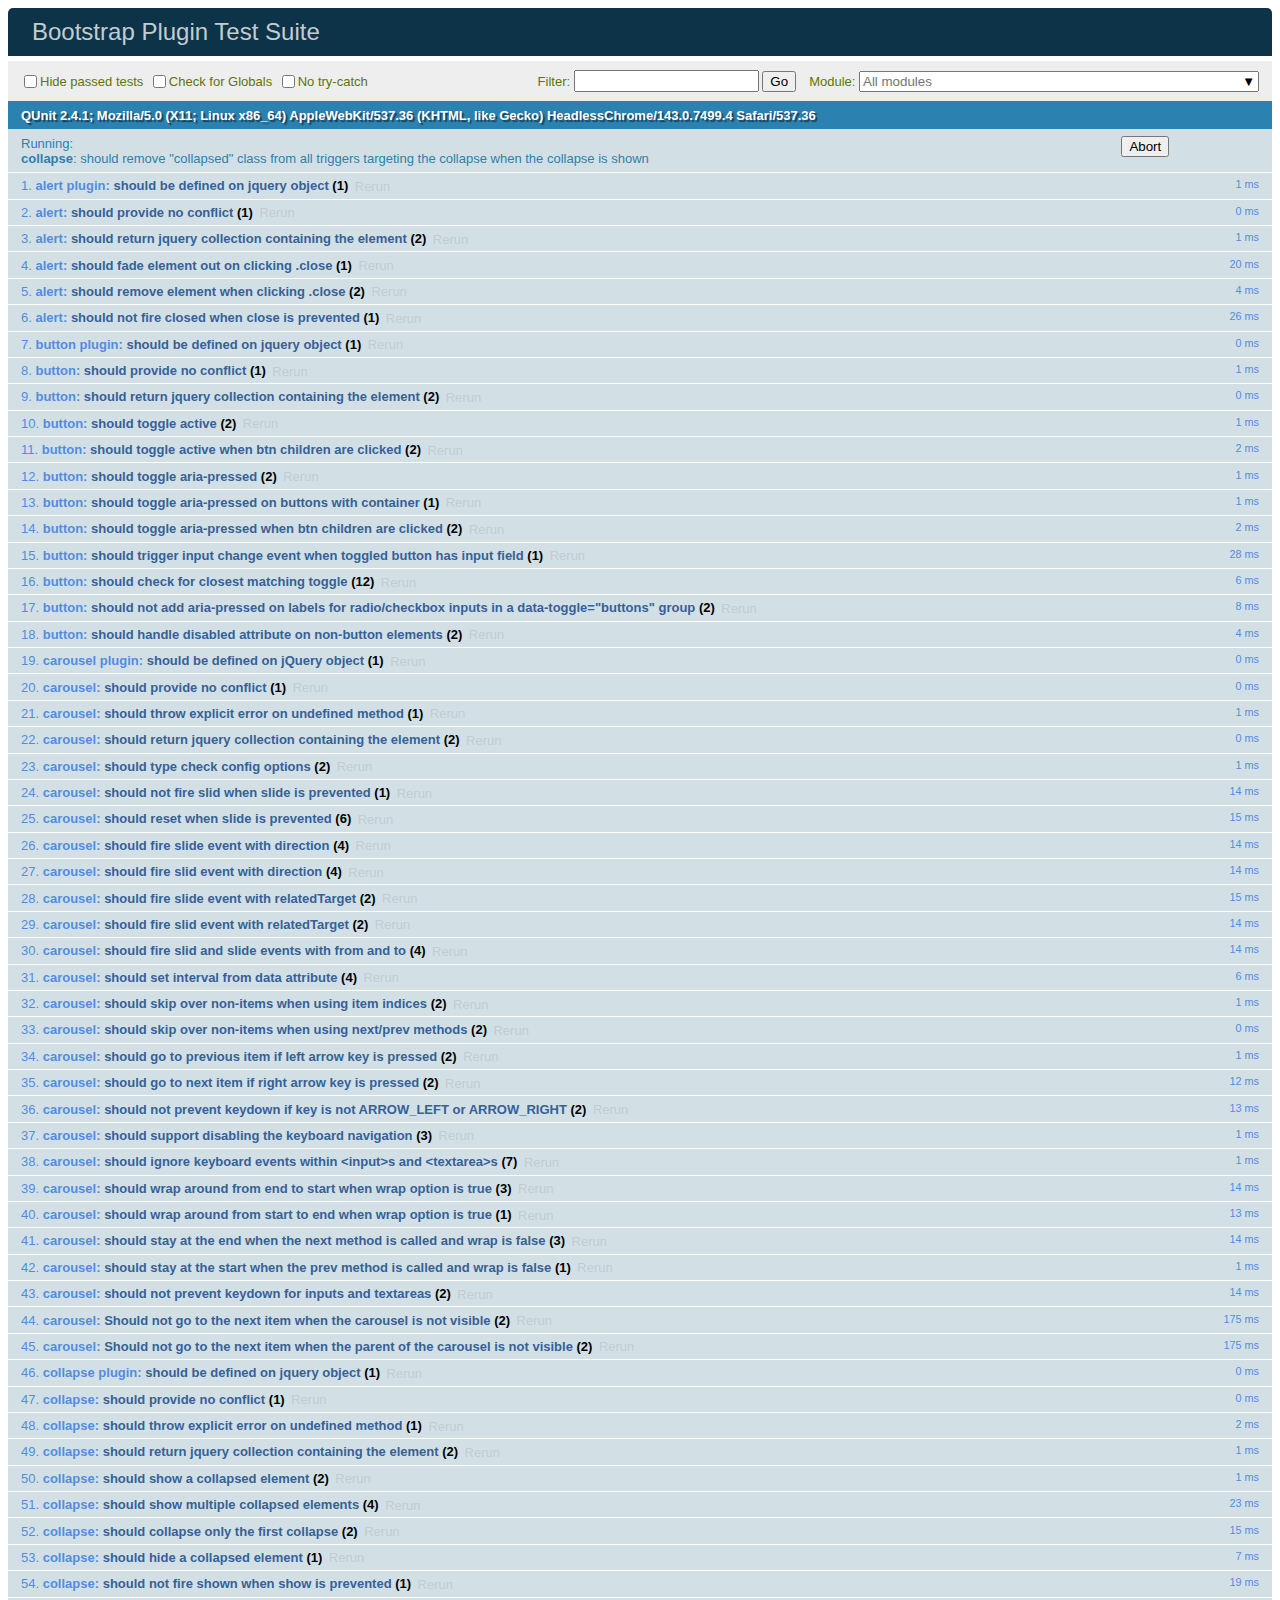
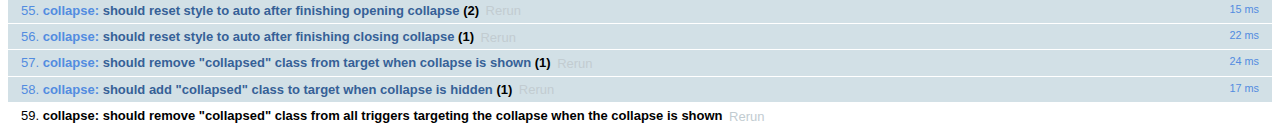
<file: web/bower_components/bootstrap/js/tests/index.html>
<!doctype html>
<html lang="en">
  <head>
    <meta charset="utf-8">
    <meta name="viewport" content="width=device-width, initial-scale=1, shrink-to-fit=no">
    <title>Bootstrap Plugin Test Suite</title>

    <!-- jQuery -->
    <script>
      (function () {
        var path = '../../assets/js/vendor/jquery-slim.min.js'
        // get jquery param from the query string.
        var jQueryVersion = location.search.match(/[?&]jquery=(.*?)(?=&|$)/)

        // If a version was specified, use that version from our vendor folder
        if (jQueryVersion) {
          path = 'vendor/jquery-' + jQueryVersion[1] + '.min.js'
        }
        document.write('<script src="' + path + '"><\/script>')
      }())
    </script>
    <script src="../../assets/js/vendor/popper.min.js"></script>

    <!-- QUnit -->
    <link rel="stylesheet" href="vendor/qunit.css" media="screen">
    <script src="vendor/qunit.js"></script>

    <script>
      // Disable jQuery event aliases to ensure we don't accidentally use any of them
      [
        'blur',
        'focus',
        'focusin',
        'focusout',
        'resize',
        'scroll',
        'click',
        'dblclick',
        'mousedown',
        'mouseup',
        'mousemove',
        'mouseover',
        'mouseout',
        'mouseenter',
        'mouseleave',
        'change',
        'select',
        'submit',
        'keydown',
        'keypress',
        'keyup',
        'contextmenu'
      ].forEach(function(eventAlias) {
        $.fn[eventAlias] = function() {
          throw new Error('Using the ".' + eventAlias + '()" method is not allowed, so that Bootstrap can be compatible with custom jQuery builds which exclude the "event aliases" module that defines said method. See https://github.com/twbs/bootstrap/blob/master/CONTRIBUTING.md#js')
        }
      })

      // Require assert.expect in each test
      QUnit.config.requireExpects = true

      // See https://github.com/axemclion/grunt-saucelabs#test-result-details-with-qunit
      var log = []
      var testName

      QUnit.done(function(testResults) {
        var tests = []
        for (var i = 0; i < log.length; i++) {
          var details = log[i]
          tests.push({
            name: details.name,
            result: details.result,
            expected: details.expected,
            actual: details.actual,
            source: details.source
          })
        }
        testResults.tests = tests

        window.global_test_results = testResults
      })

      QUnit.testStart(function(testDetails) {
        QUnit.log(function(details) {
          if (!details.result) {
            details.name = testDetails.name
            log.push(details)
          }
        })
      })

      // Display fixture on-screen on iOS to avoid false positives
      // See https://github.com/twbs/bootstrap/pull/15955
      if (/iPhone|iPad|iPod/.test(navigator.userAgent)) {
        QUnit.begin(function() {
          $('#qunit-fixture').css({ top: 0, left: 0 })
        })

        QUnit.done(function() {
          $('#qunit-fixture').css({ top: '', left: '' })
        })
      }
    </script>

    <!-- Transpiled Plugins -->
    <script src="../dist/util.js"></script>
    <script src="../dist/alert.js"></script>
    <script src="../dist/button.js"></script>
    <script src="../dist/carousel.js"></script>
    <script src="../dist/collapse.js"></script>
    <script src="../dist/dropdown.js"></script>
    <script src="../dist/modal.js"></script>
    <script src="../dist/scrollspy.js"></script>
    <script src="../dist/tab.js"></script>
    <script src="../dist/tooltip.js"></script>
    <script src="../dist/popover.js"></script>

    <!-- Unit Tests -->
    <script src="unit/alert.js"></script>
    <script src="unit/button.js"></script>
    <script src="unit/carousel.js"></script>
    <script src="unit/collapse.js"></script>
    <script src="unit/dropdown.js"></script>
    <script src="unit/modal.js"></script>
    <script src="unit/scrollspy.js"></script>
    <script src="unit/tab.js"></script>
    <script src="unit/tooltip.js"></script>
    <script src="unit/popover.js"></script>
    <script src="unit/util.js"></script>
  </head>
  <body>
    <div id="qunit-container">
      <div id="qunit"></div>
      <div id="qunit-fixture"></div>
    </div>
  </body>
</html>
</file>
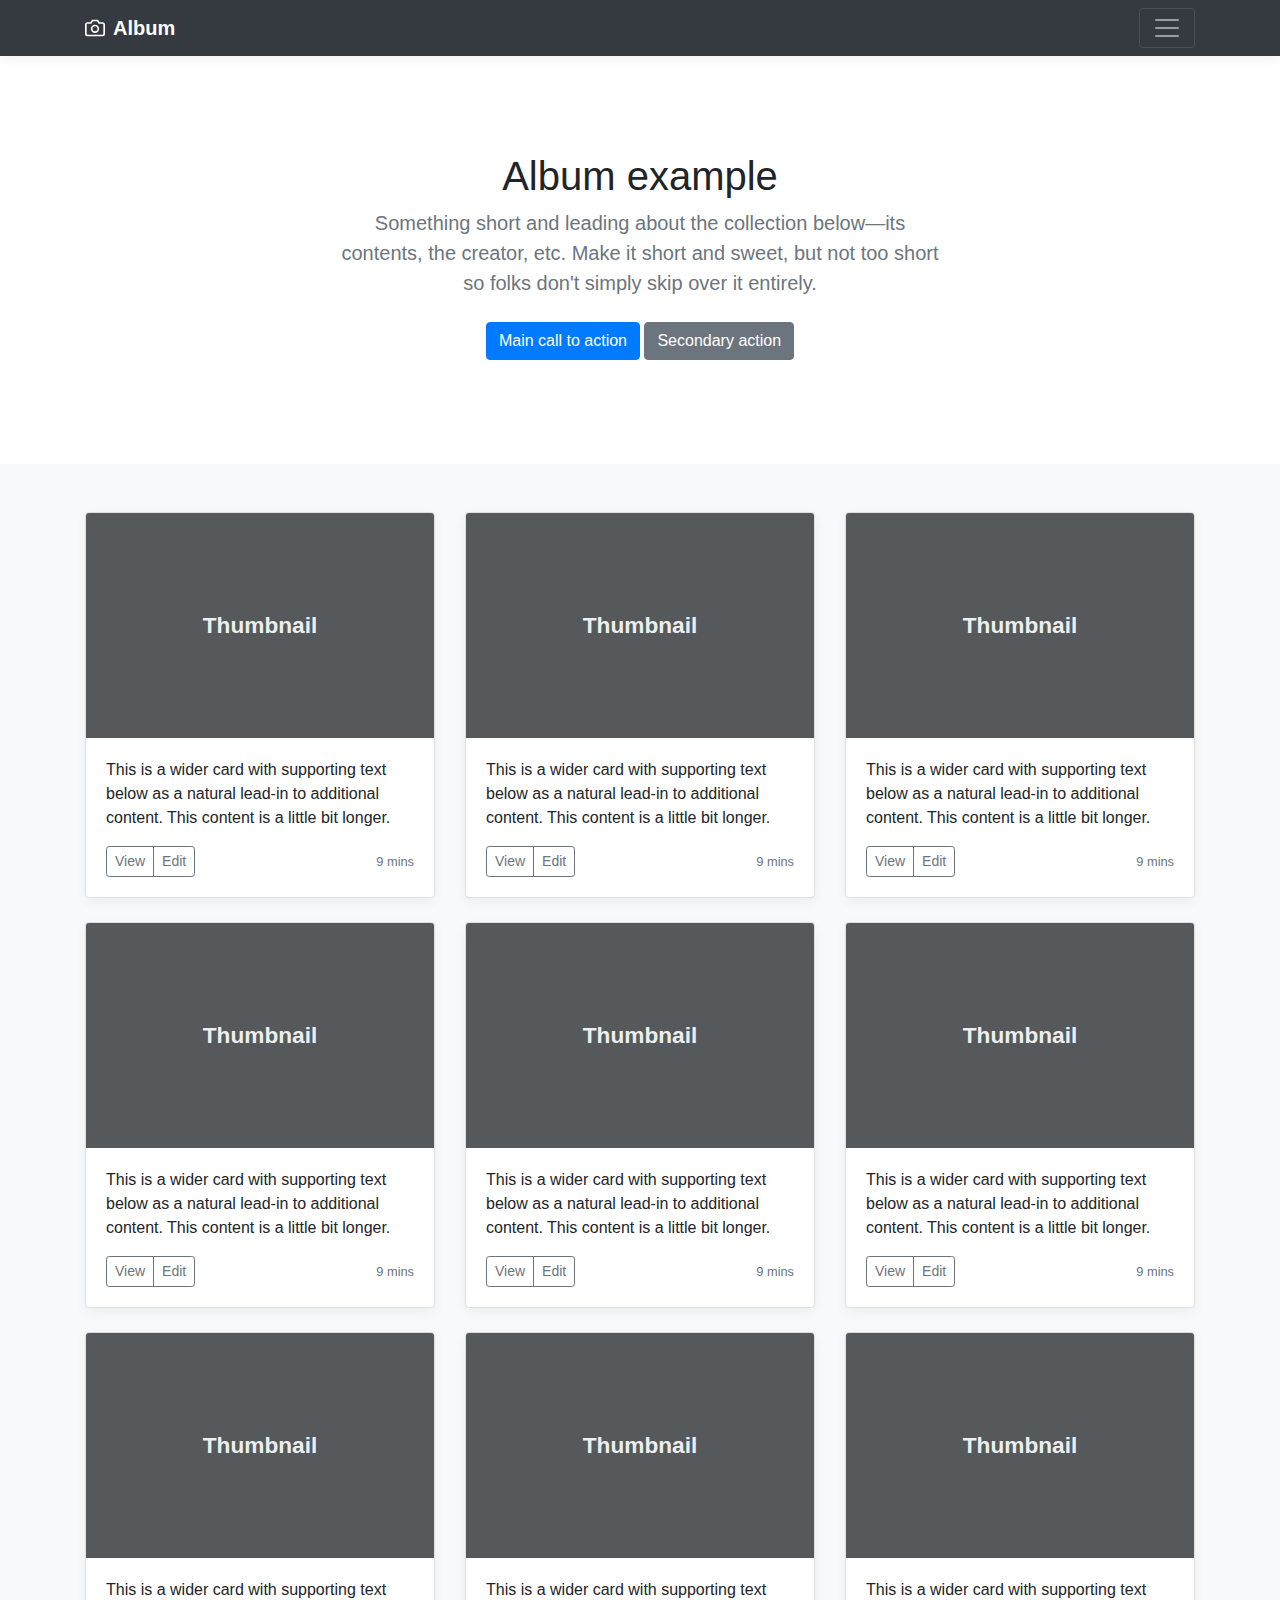
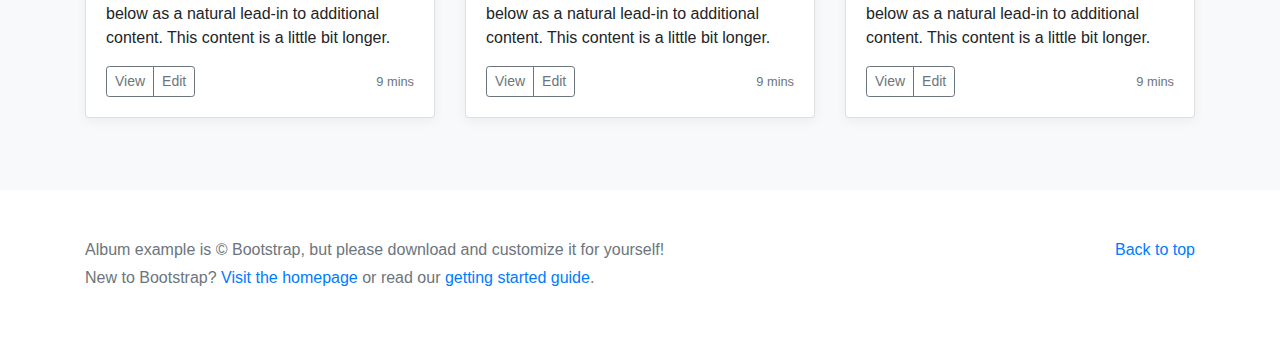
<file: web/bower_components/bootstrap/docs/4.0/examples/album/index.html>
<!doctype html>
<html lang="en">
  <head>
    <meta charset="utf-8">
    <meta name="viewport" content="width=device-width, initial-scale=1, shrink-to-fit=no">
    <meta name="description" content="">
    <meta name="author" content="">
    <link rel="icon" href="../../../../favicon.ico">

    <title>Album example for Bootstrap</title>

    <!-- Bootstrap core CSS -->
    <link href="../../../../dist/css/bootstrap.min.css" rel="stylesheet">

    <!-- Custom styles for this template -->
    <link href="album.css" rel="stylesheet">
  </head>

  <body>

    <header>
      <div class="collapse bg-dark" id="navbarHeader">
        <div class="container">
          <div class="row">
            <div class="col-sm-8 col-md-7 py-4">
              <h4 class="text-white">About</h4>
              <p class="text-muted">Add some information about the album below, the author, or any other background context. Make it a few sentences long so folks can pick up some informative tidbits. Then, link them off to some social networking sites or contact information.</p>
            </div>
            <div class="col-sm-4 offset-md-1 py-4">
              <h4 class="text-white">Contact</h4>
              <ul class="list-unstyled">
                <li><a href="#" class="text-white">Follow on Twitter</a></li>
                <li><a href="#" class="text-white">Like on Facebook</a></li>
                <li><a href="#" class="text-white">Email me</a></li>
              </ul>
            </div>
          </div>
        </div>
      </div>
      <div class="navbar navbar-dark bg-dark box-shadow">
        <div class="container d-flex justify-content-between">
          <a href="#" class="navbar-brand d-flex align-items-center">
            <svg xmlns="http://www.w3.org/2000/svg" width="20" height="20" viewBox="0 0 24 24" fill="none" stroke="currentColor" stroke-width="2" stroke-linecap="round" stroke-linejoin="round" class="mr-2"><path d="M23 19a2 2 0 0 1-2 2H3a2 2 0 0 1-2-2V8a2 2 0 0 1 2-2h4l2-3h6l2 3h4a2 2 0 0 1 2 2z"></path><circle cx="12" cy="13" r="4"></circle></svg>
            <strong>Album</strong>
          </a>
          <button class="navbar-toggler" type="button" data-toggle="collapse" data-target="#navbarHeader" aria-controls="navbarHeader" aria-expanded="false" aria-label="Toggle navigation">
            <span class="navbar-toggler-icon"></span>
          </button>
        </div>
      </div>
    </header>

    <main role="main">

      <section class="jumbotron text-center">
        <div class="container">
          <h1 class="jumbotron-heading">Album example</h1>
          <p class="lead text-muted">Something short and leading about the collection below—its contents, the creator, etc. Make it short and sweet, but not too short so folks don't simply skip over it entirely.</p>
          <p>
            <a href="#" class="btn btn-primary my-2">Main call to action</a>
            <a href="#" class="btn btn-secondary my-2">Secondary action</a>
          </p>
        </div>
      </section>

      <div class="album py-5 bg-light">
        <div class="container">

          <div class="row">
            <div class="col-md-4">
              <div class="card mb-4 box-shadow">
                <img class="card-img-top" data-src="holder.js/100px225?theme=thumb&bg=55595c&fg=eceeef&text=Thumbnail" alt="Card image cap">
                <div class="card-body">
                  <p class="card-text">This is a wider card with supporting text below as a natural lead-in to additional content. This content is a little bit longer.</p>
                  <div class="d-flex justify-content-between align-items-center">
                    <div class="btn-group">
                      <button type="button" class="btn btn-sm btn-outline-secondary">View</button>
                      <button type="button" class="btn btn-sm btn-outline-secondary">Edit</button>
                    </div>
                    <small class="text-muted">9 mins</small>
                  </div>
                </div>
              </div>
            </div>
            <div class="col-md-4">
              <div class="card mb-4 box-shadow">
                <img class="card-img-top" data-src="holder.js/100px225?theme=thumb&bg=55595c&fg=eceeef&text=Thumbnail" alt="Card image cap">
                <div class="card-body">
                  <p class="card-text">This is a wider card with supporting text below as a natural lead-in to additional content. This content is a little bit longer.</p>
                  <div class="d-flex justify-content-between align-items-center">
                    <div class="btn-group">
                      <button type="button" class="btn btn-sm btn-outline-secondary">View</button>
                      <button type="button" class="btn btn-sm btn-outline-secondary">Edit</button>
                    </div>
                    <small class="text-muted">9 mins</small>
                  </div>
                </div>
              </div>
            </div>
            <div class="col-md-4">
              <div class="card mb-4 box-shadow">
                <img class="card-img-top" data-src="holder.js/100px225?theme=thumb&bg=55595c&fg=eceeef&text=Thumbnail" alt="Card image cap">
                <div class="card-body">
                  <p class="card-text">This is a wider card with supporting text below as a natural lead-in to additional content. This content is a little bit longer.</p>
                  <div class="d-flex justify-content-between align-items-center">
                    <div class="btn-group">
                      <button type="button" class="btn btn-sm btn-outline-secondary">View</button>
                      <button type="button" class="btn btn-sm btn-outline-secondary">Edit</button>
                    </div>
                    <small class="text-muted">9 mins</small>
                  </div>
                </div>
              </div>
            </div>

            <div class="col-md-4">
              <div class="card mb-4 box-shadow">
                <img class="card-img-top" data-src="holder.js/100px225?theme=thumb&bg=55595c&fg=eceeef&text=Thumbnail" alt="Card image cap">
                <div class="card-body">
                  <p class="card-text">This is a wider card with supporting text below as a natural lead-in to additional content. This content is a little bit longer.</p>
                  <div class="d-flex justify-content-between align-items-center">
                    <div class="btn-group">
                      <button type="button" class="btn btn-sm btn-outline-secondary">View</button>
                      <button type="button" class="btn btn-sm btn-outline-secondary">Edit</button>
                    </div>
                    <small class="text-muted">9 mins</small>
                  </div>
                </div>
              </div>
            </div>
            <div class="col-md-4">
              <div class="card mb-4 box-shadow">
                <img class="card-img-top" data-src="holder.js/100px225?theme=thumb&bg=55595c&fg=eceeef&text=Thumbnail" alt="Card image cap">
                <div class="card-body">
                  <p class="card-text">This is a wider card with supporting text below as a natural lead-in to additional content. This content is a little bit longer.</p>
                  <div class="d-flex justify-content-between align-items-center">
                    <div class="btn-group">
                      <button type="button" class="btn btn-sm btn-outline-secondary">View</button>
                      <button type="button" class="btn btn-sm btn-outline-secondary">Edit</button>
                    </div>
                    <small class="text-muted">9 mins</small>
                  </div>
                </div>
              </div>
            </div>
            <div class="col-md-4">
              <div class="card mb-4 box-shadow">
                <img class="card-img-top" data-src="holder.js/100px225?theme=thumb&bg=55595c&fg=eceeef&text=Thumbnail" alt="Card image cap">
                <div class="card-body">
                  <p class="card-text">This is a wider card with supporting text below as a natural lead-in to additional content. This content is a little bit longer.</p>
                  <div class="d-flex justify-content-between align-items-center">
                    <div class="btn-group">
                      <button type="button" class="btn btn-sm btn-outline-secondary">View</button>
                      <button type="button" class="btn btn-sm btn-outline-secondary">Edit</button>
                    </div>
                    <small class="text-muted">9 mins</small>
                  </div>
                </div>
              </div>
            </div>

            <div class="col-md-4">
              <div class="card mb-4 box-shadow">
                <img class="card-img-top" data-src="holder.js/100px225?theme=thumb&bg=55595c&fg=eceeef&text=Thumbnail" alt="Card image cap">
                <div class="card-body">
                  <p class="card-text">This is a wider card with supporting text below as a natural lead-in to additional content. This content is a little bit longer.</p>
                  <div class="d-flex justify-content-between align-items-center">
                    <div class="btn-group">
                      <button type="button" class="btn btn-sm btn-outline-secondary">View</button>
                      <button type="button" class="btn btn-sm btn-outline-secondary">Edit</button>
                    </div>
                    <small class="text-muted">9 mins</small>
                  </div>
                </div>
              </div>
            </div>
            <div class="col-md-4">
              <div class="card mb-4 box-shadow">
                <img class="card-img-top" data-src="holder.js/100px225?theme=thumb&bg=55595c&fg=eceeef&text=Thumbnail" alt="Card image cap">
                <div class="card-body">
                  <p class="card-text">This is a wider card with supporting text below as a natural lead-in to additional content. This content is a little bit longer.</p>
                  <div class="d-flex justify-content-between align-items-center">
                    <div class="btn-group">
                      <button type="button" class="btn btn-sm btn-outline-secondary">View</button>
                      <button type="button" class="btn btn-sm btn-outline-secondary">Edit</button>
                    </div>
                    <small class="text-muted">9 mins</small>
                  </div>
                </div>
              </div>
            </div>
            <div class="col-md-4">
              <div class="card mb-4 box-shadow">
                <img class="card-img-top" data-src="holder.js/100px225?theme=thumb&bg=55595c&fg=eceeef&text=Thumbnail" alt="Card image cap">
                <div class="card-body">
                  <p class="card-text">This is a wider card with supporting text below as a natural lead-in to additional content. This content is a little bit longer.</p>
                  <div class="d-flex justify-content-between align-items-center">
                    <div class="btn-group">
                      <button type="button" class="btn btn-sm btn-outline-secondary">View</button>
                      <button type="button" class="btn btn-sm btn-outline-secondary">Edit</button>
                    </div>
                    <small class="text-muted">9 mins</small>
                  </div>
                </div>
              </div>
            </div>
          </div>
        </div>
      </div>

    </main>

    <footer class="text-muted">
      <div class="container">
        <p class="float-right">
          <a href="#">Back to top</a>
        </p>
        <p>Album example is &copy; Bootstrap, but please download and customize it for yourself!</p>
        <p>New to Bootstrap? <a href="../../">Visit the homepage</a> or read our <a href="../../getting-started/">getting started guide</a>.</p>
      </div>
    </footer>

    <!-- Bootstrap core JavaScript
    ================================================== -->
    <!-- Placed at the end of the document so the pages load faster -->
    <script src="https://code.jquery.com/jquery-3.2.1.slim.min.js" integrity="sha384-KJ3o2DKtIkvYIK3UENzmM7KCkRr/rE9/Qpg6aAZGJwFDMVNA/GpGFF93hXpG5KkN" crossorigin="anonymous"></script>
    <script>window.jQuery || document.write('<script src="../../../../assets/js/vendor/jquery-slim.min.js"><\/script>')</script>
    <script src="../../../../assets/js/vendor/popper.min.js"></script>
    <script src="../../../../dist/js/bootstrap.min.js"></script>
    <script src="../../../../assets/js/vendor/holder.min.js"></script>
  </body>
</html>
</file>
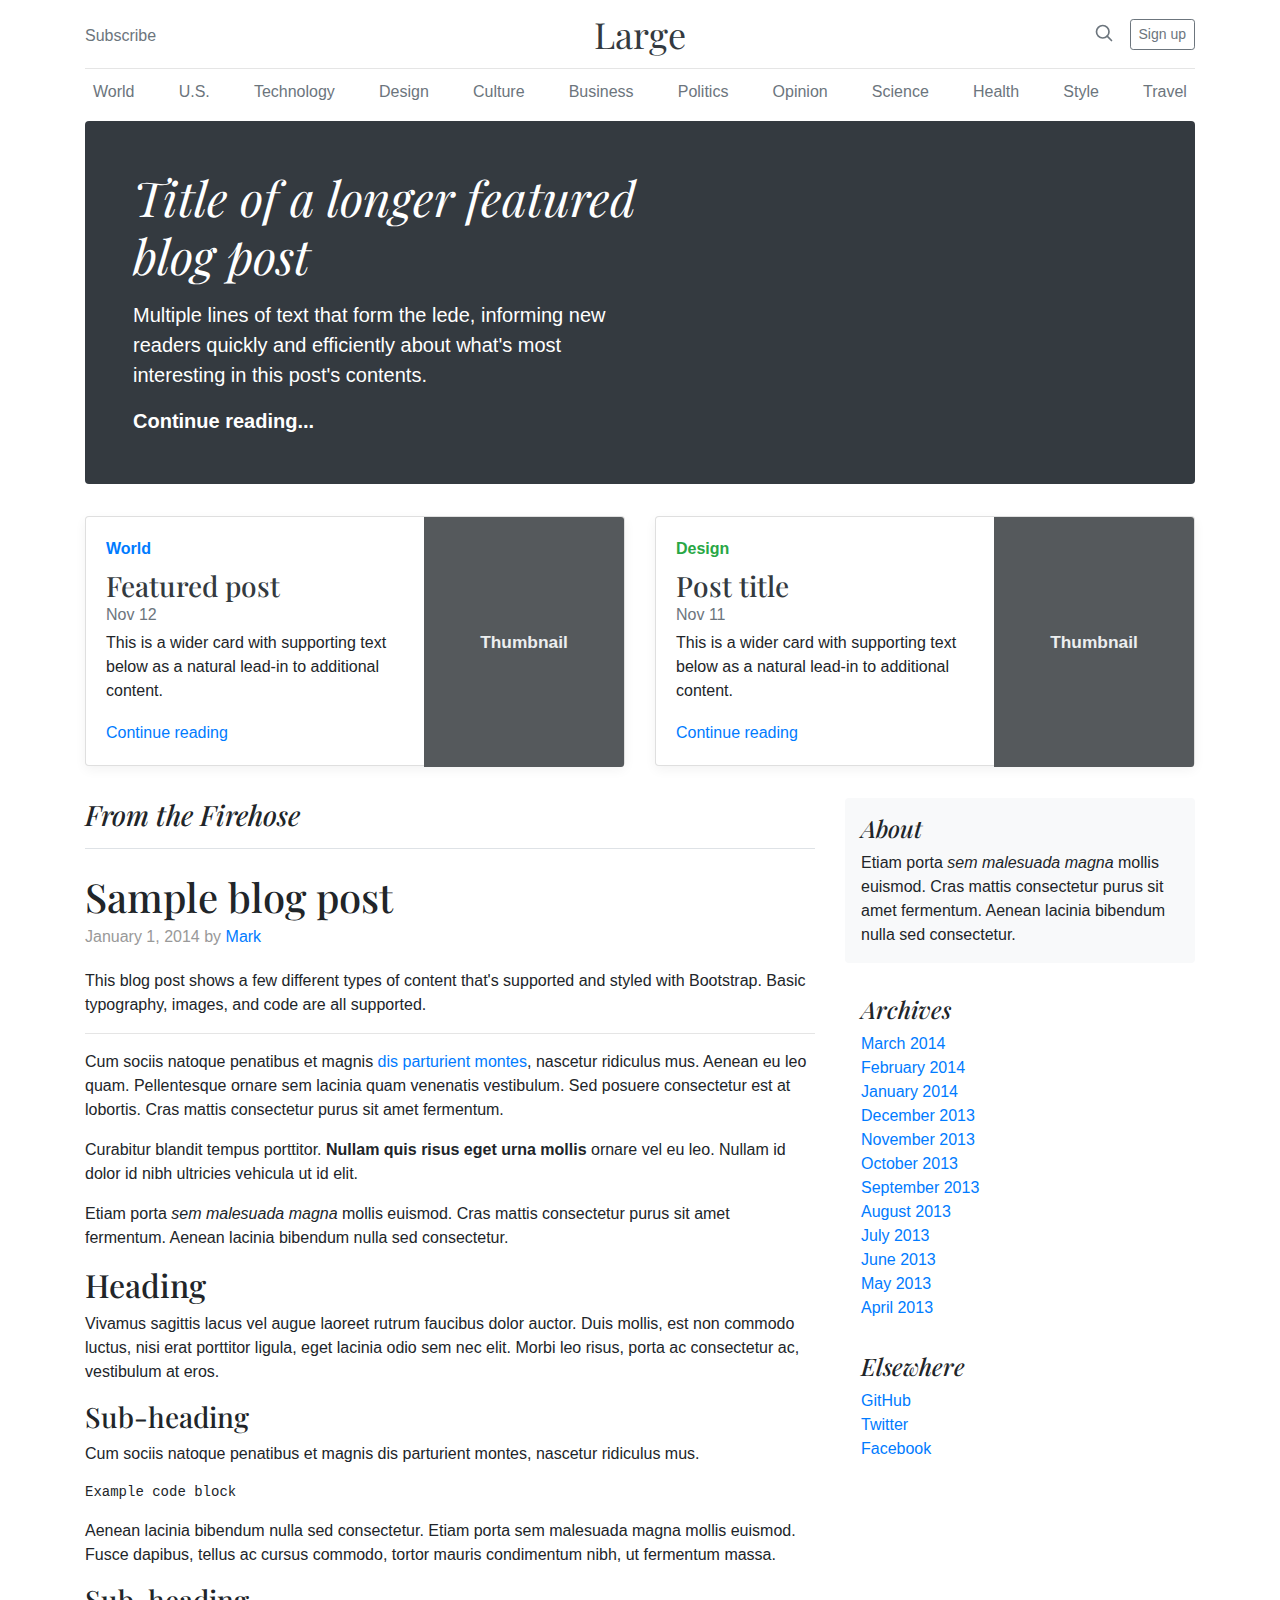
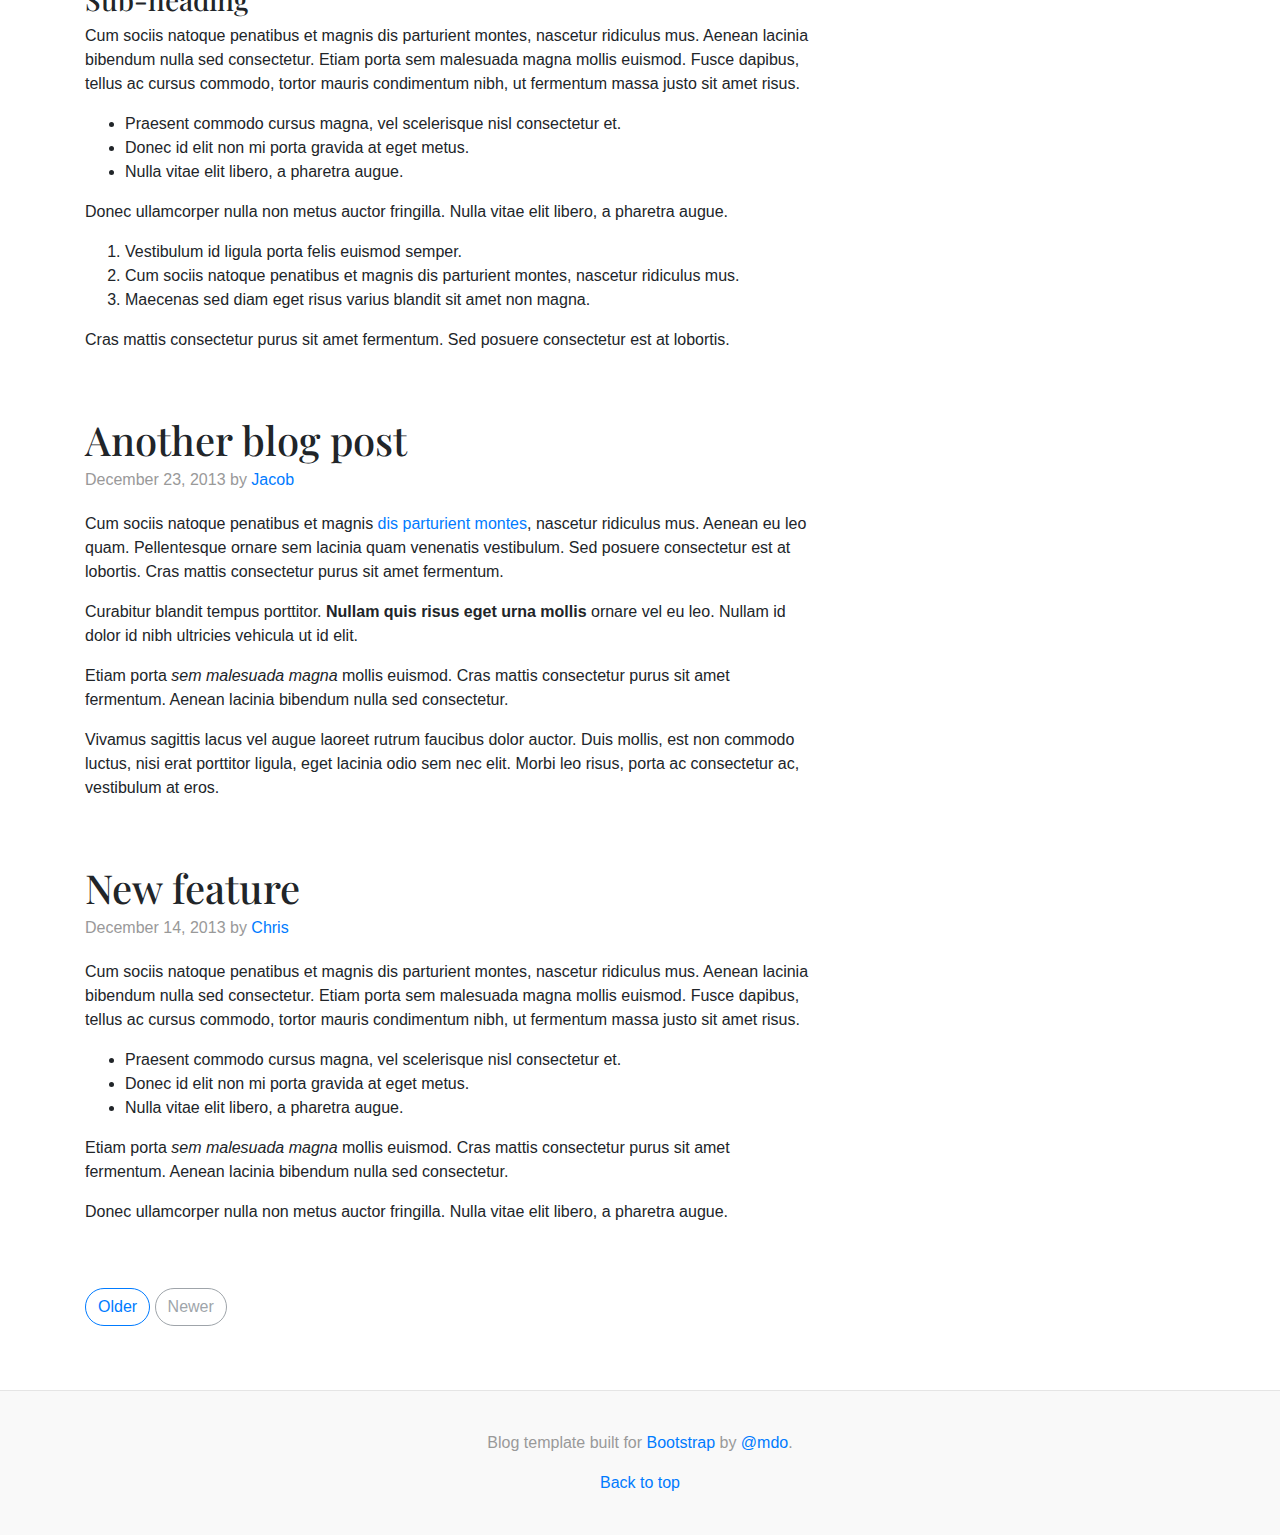
<file: web/bower_components/bootstrap/docs/4.0/examples/blog/index.html>
<!doctype html>
<html lang="en">
  <head>
    <meta charset="utf-8">
    <meta name="viewport" content="width=device-width, initial-scale=1, shrink-to-fit=no">
    <meta name="description" content="">
    <meta name="author" content="">
    <link rel="icon" href="../../../../favicon.ico">

    <title>Blog Template for Bootstrap</title>

    <!-- Bootstrap core CSS -->
    <link href="../../../../dist/css/bootstrap.min.css" rel="stylesheet">

    <!-- Custom styles for this template -->
    <link href="https://fonts.googleapis.com/css?family=Playfair+Display:700,900" rel="stylesheet">
    <link href="blog.css" rel="stylesheet">
  </head>

  <body>

    <div class="container">
      <header class="blog-header py-3">
        <div class="row flex-nowrap justify-content-between align-items-center">
          <div class="col-4 pt-1">
            <a class="text-muted" href="#">Subscribe</a>
          </div>
          <div class="col-4 text-center">
            <a class="blog-header-logo text-dark" href="#">Large</a>
          </div>
          <div class="col-4 d-flex justify-content-end align-items-center">
            <a class="text-muted" href="#">
              <svg xmlns="http://www.w3.org/2000/svg" width="20" height="20" viewBox="0 0 24 24" fill="none" stroke="currentColor" stroke-width="2" stroke-linecap="round" stroke-linejoin="round" class="mx-3"><circle cx="10.5" cy="10.5" r="7.5"></circle><line x1="21" y1="21" x2="15.8" y2="15.8"></line></svg>
            </a>
            <a class="btn btn-sm btn-outline-secondary" href="#">Sign up</a>
          </div>
        </div>
      </header>

      <div class="nav-scroller py-1 mb-2">
        <nav class="nav d-flex justify-content-between">
          <a class="p-2 text-muted" href="#">World</a>
          <a class="p-2 text-muted" href="#">U.S.</a>
          <a class="p-2 text-muted" href="#">Technology</a>
          <a class="p-2 text-muted" href="#">Design</a>
          <a class="p-2 text-muted" href="#">Culture</a>
          <a class="p-2 text-muted" href="#">Business</a>
          <a class="p-2 text-muted" href="#">Politics</a>
          <a class="p-2 text-muted" href="#">Opinion</a>
          <a class="p-2 text-muted" href="#">Science</a>
          <a class="p-2 text-muted" href="#">Health</a>
          <a class="p-2 text-muted" href="#">Style</a>
          <a class="p-2 text-muted" href="#">Travel</a>
        </nav>
      </div>

      <div class="jumbotron p-3 p-md-5 text-white rounded bg-dark">
        <div class="col-md-6 px-0">
          <h1 class="display-4 font-italic">Title of a longer featured blog post</h1>
          <p class="lead my-3">Multiple lines of text that form the lede, informing new readers quickly and efficiently about what's most interesting in this post's contents.</p>
          <p class="lead mb-0"><a href="#" class="text-white font-weight-bold">Continue reading...</a></p>
        </div>
      </div>

      <div class="row mb-2">
        <div class="col-md-6">
          <div class="card flex-md-row mb-4 box-shadow h-md-250">
            <div class="card-body d-flex flex-column align-items-start">
              <strong class="d-inline-block mb-2 text-primary">World</strong>
              <h3 class="mb-0">
                <a class="text-dark" href="#">Featured post</a>
              </h3>
              <div class="mb-1 text-muted">Nov 12</div>
              <p class="card-text mb-auto">This is a wider card with supporting text below as a natural lead-in to additional content.</p>
              <a href="#">Continue reading</a>
            </div>
            <img class="card-img-right flex-auto d-none d-md-block" data-src="holder.js/200x250?theme=thumb" alt="Card image cap">
          </div>
        </div>
        <div class="col-md-6">
          <div class="card flex-md-row mb-4 box-shadow h-md-250">
            <div class="card-body d-flex flex-column align-items-start">
              <strong class="d-inline-block mb-2 text-success">Design</strong>
              <h3 class="mb-0">
                <a class="text-dark" href="#">Post title</a>
              </h3>
              <div class="mb-1 text-muted">Nov 11</div>
              <p class="card-text mb-auto">This is a wider card with supporting text below as a natural lead-in to additional content.</p>
              <a href="#">Continue reading</a>
            </div>
            <img class="card-img-right flex-auto d-none d-md-block" data-src="holder.js/200x250?theme=thumb" alt="Card image cap">
          </div>
        </div>
      </div>
    </div>

    <main role="main" class="container">
      <div class="row">
        <div class="col-md-8 blog-main">
          <h3 class="pb-3 mb-4 font-italic border-bottom">
            From the Firehose
          </h3>

          <div class="blog-post">
            <h2 class="blog-post-title">Sample blog post</h2>
            <p class="blog-post-meta">January 1, 2014 by <a href="#">Mark</a></p>

            <p>This blog post shows a few different types of content that's supported and styled with Bootstrap. Basic typography, images, and code are all supported.</p>
            <hr>
            <p>Cum sociis natoque penatibus et magnis <a href="#">dis parturient montes</a>, nascetur ridiculus mus. Aenean eu leo quam. Pellentesque ornare sem lacinia quam venenatis vestibulum. Sed posuere consectetur est at lobortis. Cras mattis consectetur purus sit amet fermentum.</p>
            <blockquote>
              <p>Curabitur blandit tempus porttitor. <strong>Nullam quis risus eget urna mollis</strong> ornare vel eu leo. Nullam id dolor id nibh ultricies vehicula ut id elit.</p>
            </blockquote>
            <p>Etiam porta <em>sem malesuada magna</em> mollis euismod. Cras mattis consectetur purus sit amet fermentum. Aenean lacinia bibendum nulla sed consectetur.</p>
            <h2>Heading</h2>
            <p>Vivamus sagittis lacus vel augue laoreet rutrum faucibus dolor auctor. Duis mollis, est non commodo luctus, nisi erat porttitor ligula, eget lacinia odio sem nec elit. Morbi leo risus, porta ac consectetur ac, vestibulum at eros.</p>
            <h3>Sub-heading</h3>
            <p>Cum sociis natoque penatibus et magnis dis parturient montes, nascetur ridiculus mus.</p>
            <pre><code>Example code block</code></pre>
            <p>Aenean lacinia bibendum nulla sed consectetur. Etiam porta sem malesuada magna mollis euismod. Fusce dapibus, tellus ac cursus commodo, tortor mauris condimentum nibh, ut fermentum massa.</p>
            <h3>Sub-heading</h3>
            <p>Cum sociis natoque penatibus et magnis dis parturient montes, nascetur ridiculus mus. Aenean lacinia bibendum nulla sed consectetur. Etiam porta sem malesuada magna mollis euismod. Fusce dapibus, tellus ac cursus commodo, tortor mauris condimentum nibh, ut fermentum massa justo sit amet risus.</p>
            <ul>
              <li>Praesent commodo cursus magna, vel scelerisque nisl consectetur et.</li>
              <li>Donec id elit non mi porta gravida at eget metus.</li>
              <li>Nulla vitae elit libero, a pharetra augue.</li>
            </ul>
            <p>Donec ullamcorper nulla non metus auctor fringilla. Nulla vitae elit libero, a pharetra augue.</p>
            <ol>
              <li>Vestibulum id ligula porta felis euismod semper.</li>
              <li>Cum sociis natoque penatibus et magnis dis parturient montes, nascetur ridiculus mus.</li>
              <li>Maecenas sed diam eget risus varius blandit sit amet non magna.</li>
            </ol>
            <p>Cras mattis consectetur purus sit amet fermentum. Sed posuere consectetur est at lobortis.</p>
          </div><!-- /.blog-post -->

          <div class="blog-post">
            <h2 class="blog-post-title">Another blog post</h2>
            <p class="blog-post-meta">December 23, 2013 by <a href="#">Jacob</a></p>

            <p>Cum sociis natoque penatibus et magnis <a href="#">dis parturient montes</a>, nascetur ridiculus mus. Aenean eu leo quam. Pellentesque ornare sem lacinia quam venenatis vestibulum. Sed posuere consectetur est at lobortis. Cras mattis consectetur purus sit amet fermentum.</p>
            <blockquote>
              <p>Curabitur blandit tempus porttitor. <strong>Nullam quis risus eget urna mollis</strong> ornare vel eu leo. Nullam id dolor id nibh ultricies vehicula ut id elit.</p>
            </blockquote>
            <p>Etiam porta <em>sem malesuada magna</em> mollis euismod. Cras mattis consectetur purus sit amet fermentum. Aenean lacinia bibendum nulla sed consectetur.</p>
            <p>Vivamus sagittis lacus vel augue laoreet rutrum faucibus dolor auctor. Duis mollis, est non commodo luctus, nisi erat porttitor ligula, eget lacinia odio sem nec elit. Morbi leo risus, porta ac consectetur ac, vestibulum at eros.</p>
          </div><!-- /.blog-post -->

          <div class="blog-post">
            <h2 class="blog-post-title">New feature</h2>
            <p class="blog-post-meta">December 14, 2013 by <a href="#">Chris</a></p>

            <p>Cum sociis natoque penatibus et magnis dis parturient montes, nascetur ridiculus mus. Aenean lacinia bibendum nulla sed consectetur. Etiam porta sem malesuada magna mollis euismod. Fusce dapibus, tellus ac cursus commodo, tortor mauris condimentum nibh, ut fermentum massa justo sit amet risus.</p>
            <ul>
              <li>Praesent commodo cursus magna, vel scelerisque nisl consectetur et.</li>
              <li>Donec id elit non mi porta gravida at eget metus.</li>
              <li>Nulla vitae elit libero, a pharetra augue.</li>
            </ul>
            <p>Etiam porta <em>sem malesuada magna</em> mollis euismod. Cras mattis consectetur purus sit amet fermentum. Aenean lacinia bibendum nulla sed consectetur.</p>
            <p>Donec ullamcorper nulla non metus auctor fringilla. Nulla vitae elit libero, a pharetra augue.</p>
          </div><!-- /.blog-post -->

          <nav class="blog-pagination">
            <a class="btn btn-outline-primary" href="#">Older</a>
            <a class="btn btn-outline-secondary disabled" href="#">Newer</a>
          </nav>

        </div><!-- /.blog-main -->

        <aside class="col-md-4 blog-sidebar">
          <div class="p-3 mb-3 bg-light rounded">
            <h4 class="font-italic">About</h4>
            <p class="mb-0">Etiam porta <em>sem malesuada magna</em> mollis euismod. Cras mattis consectetur purus sit amet fermentum. Aenean lacinia bibendum nulla sed consectetur.</p>
          </div>

          <div class="p-3">
            <h4 class="font-italic">Archives</h4>
            <ol class="list-unstyled mb-0">
              <li><a href="#">March 2014</a></li>
              <li><a href="#">February 2014</a></li>
              <li><a href="#">January 2014</a></li>
              <li><a href="#">December 2013</a></li>
              <li><a href="#">November 2013</a></li>
              <li><a href="#">October 2013</a></li>
              <li><a href="#">September 2013</a></li>
              <li><a href="#">August 2013</a></li>
              <li><a href="#">July 2013</a></li>
              <li><a href="#">June 2013</a></li>
              <li><a href="#">May 2013</a></li>
              <li><a href="#">April 2013</a></li>
            </ol>
          </div>

          <div class="p-3">
            <h4 class="font-italic">Elsewhere</h4>
            <ol class="list-unstyled">
              <li><a href="#">GitHub</a></li>
              <li><a href="#">Twitter</a></li>
              <li><a href="#">Facebook</a></li>
            </ol>
          </div>
        </aside><!-- /.blog-sidebar -->

      </div><!-- /.row -->

    </main><!-- /.container -->

    <footer class="blog-footer">
      <p>Blog template built for <a href="https://getbootstrap.com/">Bootstrap</a> by <a href="https://twitter.com/mdo">@mdo</a>.</p>
      <p>
        <a href="#">Back to top</a>
      </p>
    </footer>

    <!-- Bootstrap core JavaScript
    ================================================== -->
    <!-- Placed at the end of the document so the pages load faster -->
    <script src="https://code.jquery.com/jquery-3.2.1.slim.min.js" integrity="sha384-KJ3o2DKtIkvYIK3UENzmM7KCkRr/rE9/Qpg6aAZGJwFDMVNA/GpGFF93hXpG5KkN" crossorigin="anonymous"></script>
    <script>window.jQuery || document.write('<script src="../../../../assets/js/vendor/jquery-slim.min.js"><\/script>')</script>
    <script src="../../../../assets/js/vendor/popper.min.js"></script>
    <script src="../../../../dist/js/bootstrap.min.js"></script>
    <script src="../../../../assets/js/vendor/holder.min.js"></script>
    <script>
      Holder.addTheme('thumb', {
        bg: '#55595c',
        fg: '#eceeef',
        text: 'Thumbnail'
      });
    </script>
  </body>
</html>
</file>
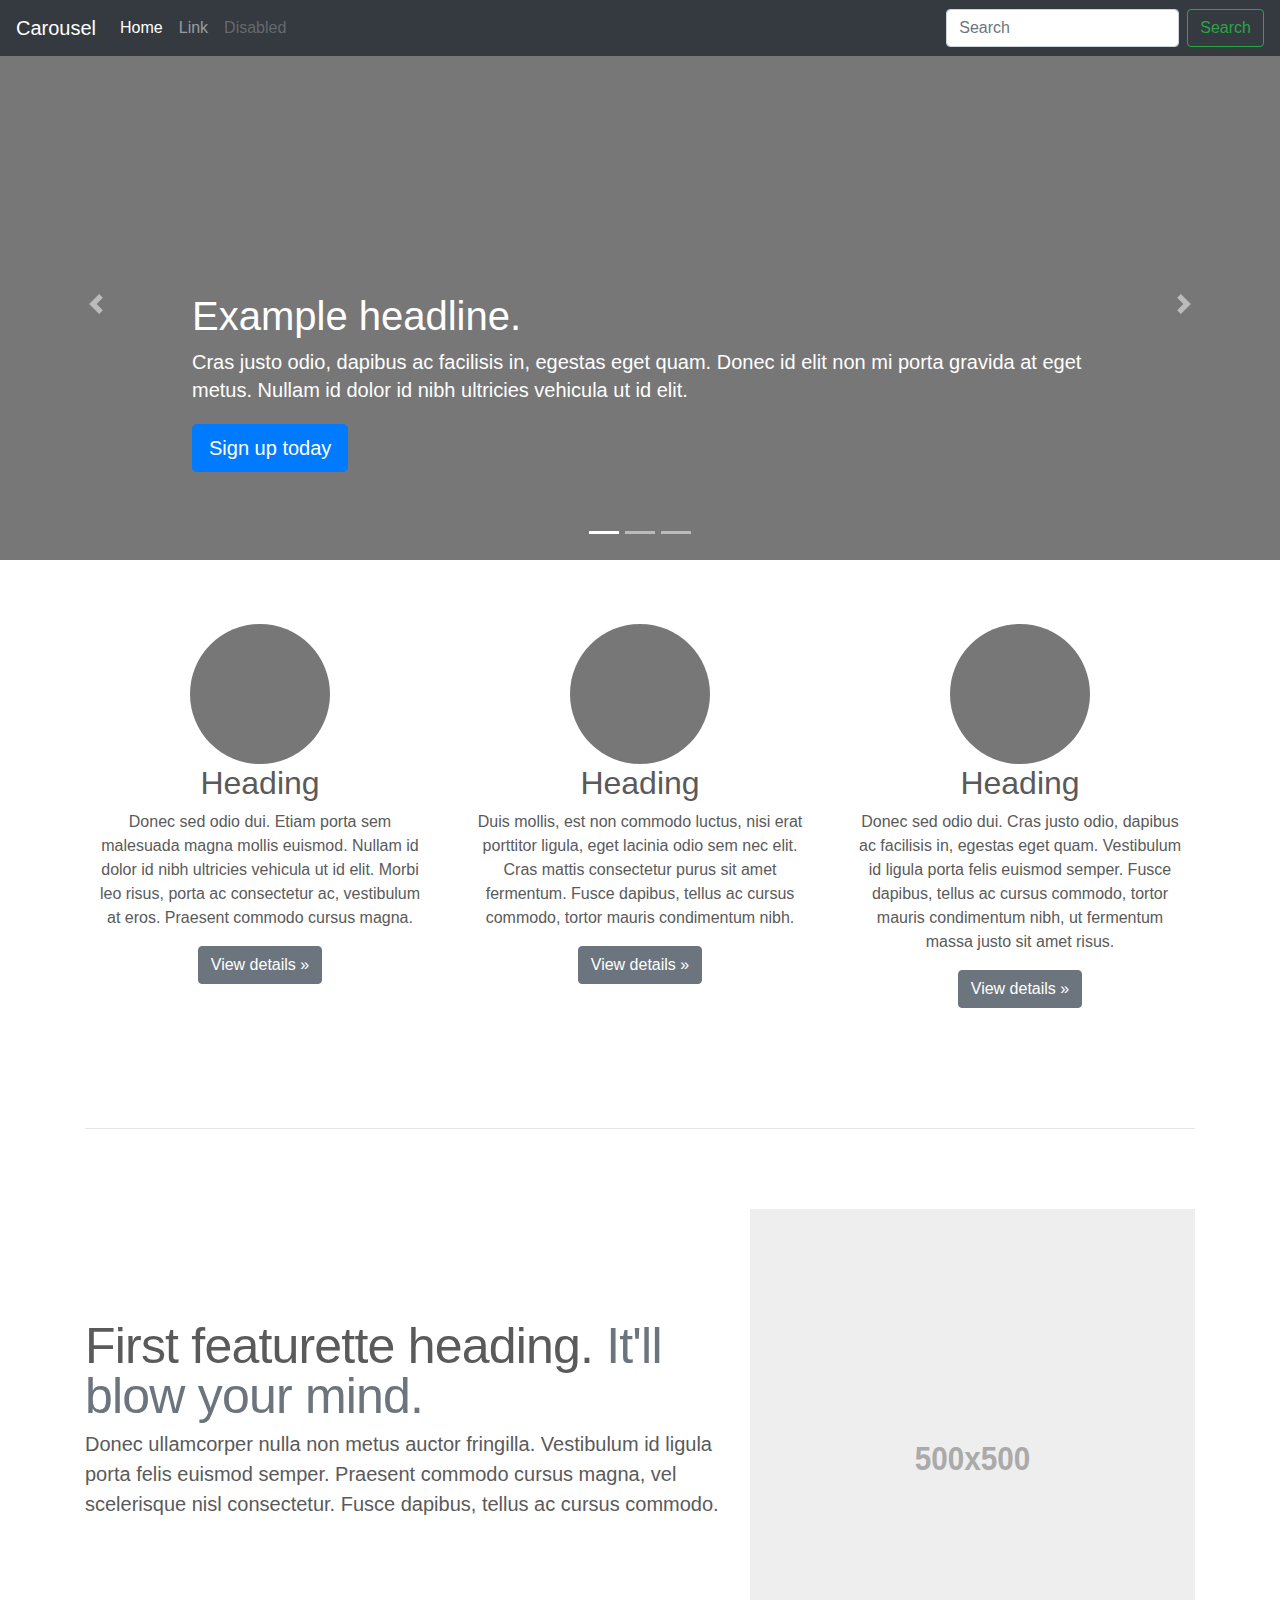
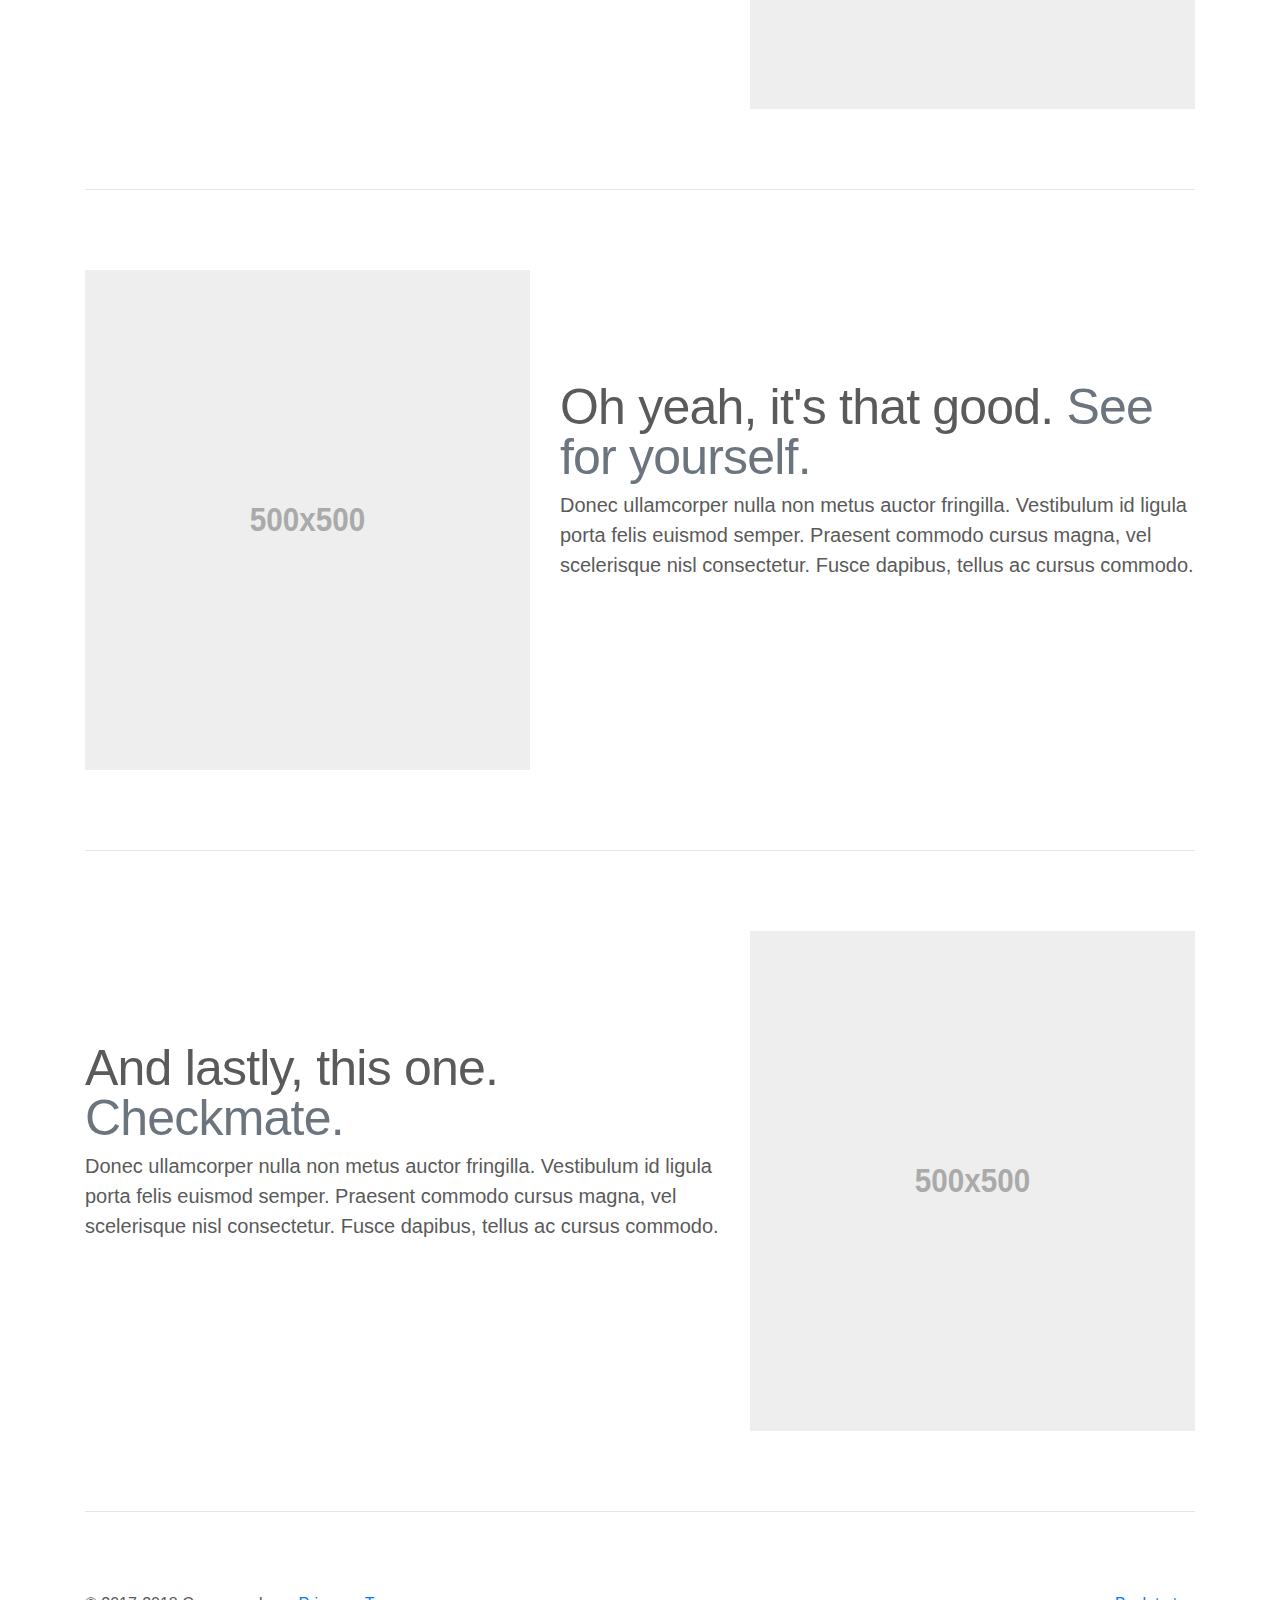
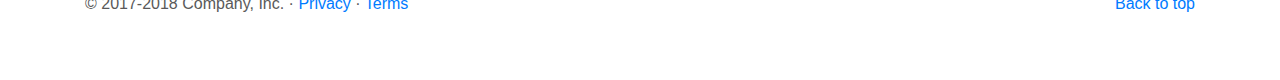
<file: web/bower_components/bootstrap/docs/4.0/examples/carousel/index.html>
<!doctype html>
<html lang="en">
  <head>
    <meta charset="utf-8">
    <meta name="viewport" content="width=device-width, initial-scale=1, shrink-to-fit=no">
    <meta name="description" content="">
    <meta name="author" content="">
    <link rel="icon" href="../../../../favicon.ico">

    <title>Carousel Template for Bootstrap</title>

    <!-- Bootstrap core CSS -->
    <link href="../../../../dist/css/bootstrap.min.css" rel="stylesheet">

    <!-- Custom styles for this template -->
    <link href="carousel.css" rel="stylesheet">
  </head>
  <body>

    <header>
      <nav class="navbar navbar-expand-md navbar-dark fixed-top bg-dark">
        <a class="navbar-brand" href="#">Carousel</a>
        <button class="navbar-toggler" type="button" data-toggle="collapse" data-target="#navbarCollapse" aria-controls="navbarCollapse" aria-expanded="false" aria-label="Toggle navigation">
          <span class="navbar-toggler-icon"></span>
        </button>
        <div class="collapse navbar-collapse" id="navbarCollapse">
          <ul class="navbar-nav mr-auto">
            <li class="nav-item active">
              <a class="nav-link" href="#">Home <span class="sr-only">(current)</span></a>
            </li>
            <li class="nav-item">
              <a class="nav-link" href="#">Link</a>
            </li>
            <li class="nav-item">
              <a class="nav-link disabled" href="#">Disabled</a>
            </li>
          </ul>
          <form class="form-inline mt-2 mt-md-0">
            <input class="form-control mr-sm-2" type="text" placeholder="Search" aria-label="Search">
            <button class="btn btn-outline-success my-2 my-sm-0" type="submit">Search</button>
          </form>
        </div>
      </nav>
    </header>

    <main role="main">

      <div id="myCarousel" class="carousel slide" data-ride="carousel">
        <ol class="carousel-indicators">
          <li data-target="#myCarousel" data-slide-to="0" class="active"></li>
          <li data-target="#myCarousel" data-slide-to="1"></li>
          <li data-target="#myCarousel" data-slide-to="2"></li>
        </ol>
        <div class="carousel-inner">
          <div class="carousel-item active">
            <img class="first-slide" src="[data-uri]" alt="First slide">
            <div class="container">
              <div class="carousel-caption text-left">
                <h1>Example headline.</h1>
                <p>Cras justo odio, dapibus ac facilisis in, egestas eget quam. Donec id elit non mi porta gravida at eget metus. Nullam id dolor id nibh ultricies vehicula ut id elit.</p>
                <p><a class="btn btn-lg btn-primary" href="#" role="button">Sign up today</a></p>
              </div>
            </div>
          </div>
          <div class="carousel-item">
            <img class="second-slide" src="[data-uri]" alt="Second slide">
            <div class="container">
              <div class="carousel-caption">
                <h1>Another example headline.</h1>
                <p>Cras justo odio, dapibus ac facilisis in, egestas eget quam. Donec id elit non mi porta gravida at eget metus. Nullam id dolor id nibh ultricies vehicula ut id elit.</p>
                <p><a class="btn btn-lg btn-primary" href="#" role="button">Learn more</a></p>
              </div>
            </div>
          </div>
          <div class="carousel-item">
            <img class="third-slide" src="[data-uri]" alt="Third slide">
            <div class="container">
              <div class="carousel-caption text-right">
                <h1>One more for good measure.</h1>
                <p>Cras justo odio, dapibus ac facilisis in, egestas eget quam. Donec id elit non mi porta gravida at eget metus. Nullam id dolor id nibh ultricies vehicula ut id elit.</p>
                <p><a class="btn btn-lg btn-primary" href="#" role="button">Browse gallery</a></p>
              </div>
            </div>
          </div>
        </div>
        <a class="carousel-control-prev" href="#myCarousel" role="button" data-slide="prev">
          <span class="carousel-control-prev-icon" aria-hidden="true"></span>
          <span class="sr-only">Previous</span>
        </a>
        <a class="carousel-control-next" href="#myCarousel" role="button" data-slide="next">
          <span class="carousel-control-next-icon" aria-hidden="true"></span>
          <span class="sr-only">Next</span>
        </a>
      </div>


      <!-- Marketing messaging and featurettes
      ================================================== -->
      <!-- Wrap the rest of the page in another container to center all the content. -->

      <div class="container marketing">

        <!-- Three columns of text below the carousel -->
        <div class="row">
          <div class="col-lg-4">
            <img class="rounded-circle" src="[data-uri]" alt="Generic placeholder image" width="140" height="140">
            <h2>Heading</h2>
            <p>Donec sed odio dui. Etiam porta sem malesuada magna mollis euismod. Nullam id dolor id nibh ultricies vehicula ut id elit. Morbi leo risus, porta ac consectetur ac, vestibulum at eros. Praesent commodo cursus magna.</p>
            <p><a class="btn btn-secondary" href="#" role="button">View details &raquo;</a></p>
          </div><!-- /.col-lg-4 -->
          <div class="col-lg-4">
            <img class="rounded-circle" src="[data-uri]" alt="Generic placeholder image" width="140" height="140">
            <h2>Heading</h2>
            <p>Duis mollis, est non commodo luctus, nisi erat porttitor ligula, eget lacinia odio sem nec elit. Cras mattis consectetur purus sit amet fermentum. Fusce dapibus, tellus ac cursus commodo, tortor mauris condimentum nibh.</p>
            <p><a class="btn btn-secondary" href="#" role="button">View details &raquo;</a></p>
          </div><!-- /.col-lg-4 -->
          <div class="col-lg-4">
            <img class="rounded-circle" src="[data-uri]" alt="Generic placeholder image" width="140" height="140">
            <h2>Heading</h2>
            <p>Donec sed odio dui. Cras justo odio, dapibus ac facilisis in, egestas eget quam. Vestibulum id ligula porta felis euismod semper. Fusce dapibus, tellus ac cursus commodo, tortor mauris condimentum nibh, ut fermentum massa justo sit amet risus.</p>
            <p><a class="btn btn-secondary" href="#" role="button">View details &raquo;</a></p>
          </div><!-- /.col-lg-4 -->
        </div><!-- /.row -->


        <!-- START THE FEATURETTES -->

        <hr class="featurette-divider">

        <div class="row featurette">
          <div class="col-md-7">
            <h2 class="featurette-heading">First featurette heading. <span class="text-muted">It'll blow your mind.</span></h2>
            <p class="lead">Donec ullamcorper nulla non metus auctor fringilla. Vestibulum id ligula porta felis euismod semper. Praesent commodo cursus magna, vel scelerisque nisl consectetur. Fusce dapibus, tellus ac cursus commodo.</p>
          </div>
          <div class="col-md-5">
            <img class="featurette-image img-fluid mx-auto" data-src="holder.js/500x500/auto" alt="Generic placeholder image">
          </div>
        </div>

        <hr class="featurette-divider">

        <div class="row featurette">
          <div class="col-md-7 order-md-2">
            <h2 class="featurette-heading">Oh yeah, it's that good. <span class="text-muted">See for yourself.</span></h2>
            <p class="lead">Donec ullamcorper nulla non metus auctor fringilla. Vestibulum id ligula porta felis euismod semper. Praesent commodo cursus magna, vel scelerisque nisl consectetur. Fusce dapibus, tellus ac cursus commodo.</p>
          </div>
          <div class="col-md-5 order-md-1">
            <img class="featurette-image img-fluid mx-auto" data-src="holder.js/500x500/auto" alt="Generic placeholder image">
          </div>
        </div>

        <hr class="featurette-divider">

        <div class="row featurette">
          <div class="col-md-7">
            <h2 class="featurette-heading">And lastly, this one. <span class="text-muted">Checkmate.</span></h2>
            <p class="lead">Donec ullamcorper nulla non metus auctor fringilla. Vestibulum id ligula porta felis euismod semper. Praesent commodo cursus magna, vel scelerisque nisl consectetur. Fusce dapibus, tellus ac cursus commodo.</p>
          </div>
          <div class="col-md-5">
            <img class="featurette-image img-fluid mx-auto" data-src="holder.js/500x500/auto" alt="Generic placeholder image">
          </div>
        </div>

        <hr class="featurette-divider">

        <!-- /END THE FEATURETTES -->

      </div><!-- /.container -->


      <!-- FOOTER -->
      <footer class="container">
        <p class="float-right"><a href="#">Back to top</a></p>
        <p>&copy; 2017-2018 Company, Inc. &middot; <a href="#">Privacy</a> &middot; <a href="#">Terms</a></p>
      </footer>
    </main>

    <!-- Bootstrap core JavaScript
    ================================================== -->
    <!-- Placed at the end of the document so the pages load faster -->
    <script src="https://code.jquery.com/jquery-3.2.1.slim.min.js" integrity="sha384-KJ3o2DKtIkvYIK3UENzmM7KCkRr/rE9/Qpg6aAZGJwFDMVNA/GpGFF93hXpG5KkN" crossorigin="anonymous"></script>
    <script>window.jQuery || document.write('<script src="../../../../assets/js/vendor/jquery-slim.min.js"><\/script>')</script>
    <script src="../../../../assets/js/vendor/popper.min.js"></script>
    <script src="../../../../dist/js/bootstrap.min.js"></script>
    <!-- Just to make our placeholder images work. Don't actually copy the next line! -->
    <script src="../../../../assets/js/vendor/holder.min.js"></script>
  </body>
</html>
</file>
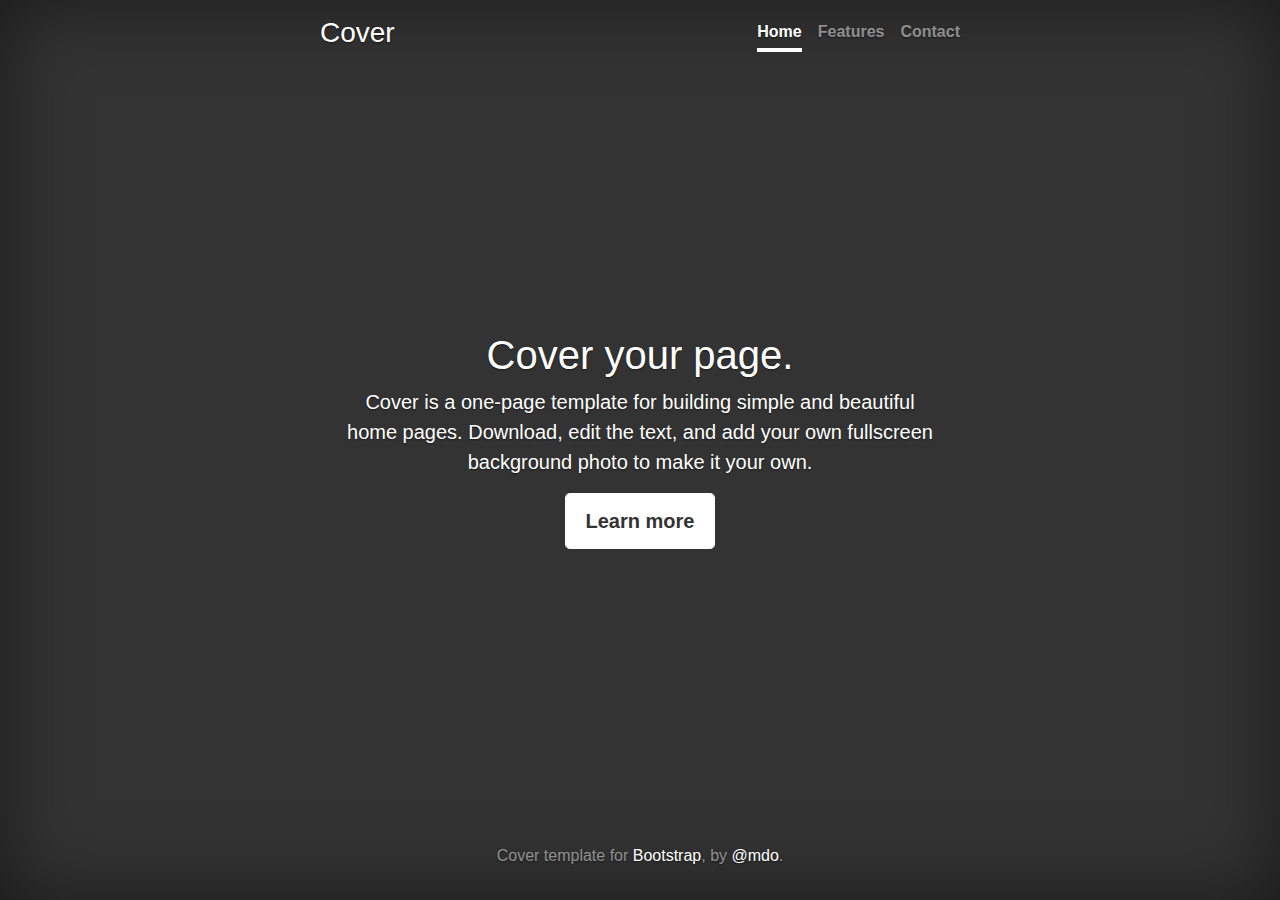
<file: web/bower_components/bootstrap/docs/4.0/examples/cover/index.html>
<!doctype html>
<html lang="en">
  <head>
    <meta charset="utf-8">
    <meta name="viewport" content="width=device-width, initial-scale=1, shrink-to-fit=no">
    <meta name="description" content="">
    <meta name="author" content="">
    <link rel="icon" href="../../../../favicon.ico">

    <title>Cover Template for Bootstrap</title>

    <!-- Bootstrap core CSS -->
    <link href="../../../../dist/css/bootstrap.min.css" rel="stylesheet">

    <!-- Custom styles for this template -->
    <link href="cover.css" rel="stylesheet">
  </head>

  <body class="text-center">

    <div class="cover-container d-flex h-100 p-3 mx-auto flex-column">
      <header class="masthead mb-auto">
        <div class="inner">
          <h3 class="masthead-brand">Cover</h3>
          <nav class="nav nav-masthead justify-content-center">
            <a class="nav-link active" href="#">Home</a>
            <a class="nav-link" href="#">Features</a>
            <a class="nav-link" href="#">Contact</a>
          </nav>
        </div>
      </header>

      <main role="main" class="inner cover">
        <h1 class="cover-heading">Cover your page.</h1>
        <p class="lead">Cover is a one-page template for building simple and beautiful home pages. Download, edit the text, and add your own fullscreen background photo to make it your own.</p>
        <p class="lead">
          <a href="#" class="btn btn-lg btn-secondary">Learn more</a>
        </p>
      </main>

      <footer class="mastfoot mt-auto">
        <div class="inner">
          <p>Cover template for <a href="https://getbootstrap.com/">Bootstrap</a>, by <a href="https://twitter.com/mdo">@mdo</a>.</p>
        </div>
      </footer>
    </div>


    <!-- Bootstrap core JavaScript
    ================================================== -->
    <!-- Placed at the end of the document so the pages load faster -->
    <script src="https://code.jquery.com/jquery-3.2.1.slim.min.js" integrity="sha384-KJ3o2DKtIkvYIK3UENzmM7KCkRr/rE9/Qpg6aAZGJwFDMVNA/GpGFF93hXpG5KkN" crossorigin="anonymous"></script>
    <script>window.jQuery || document.write('<script src="../../../../assets/js/vendor/jquery-slim.min.js"><\/script>')</script>
    <script src="../../../../assets/js/vendor/popper.min.js"></script>
    <script src="../../../../dist/js/bootstrap.min.js"></script>
  </body>
</html>
</file>
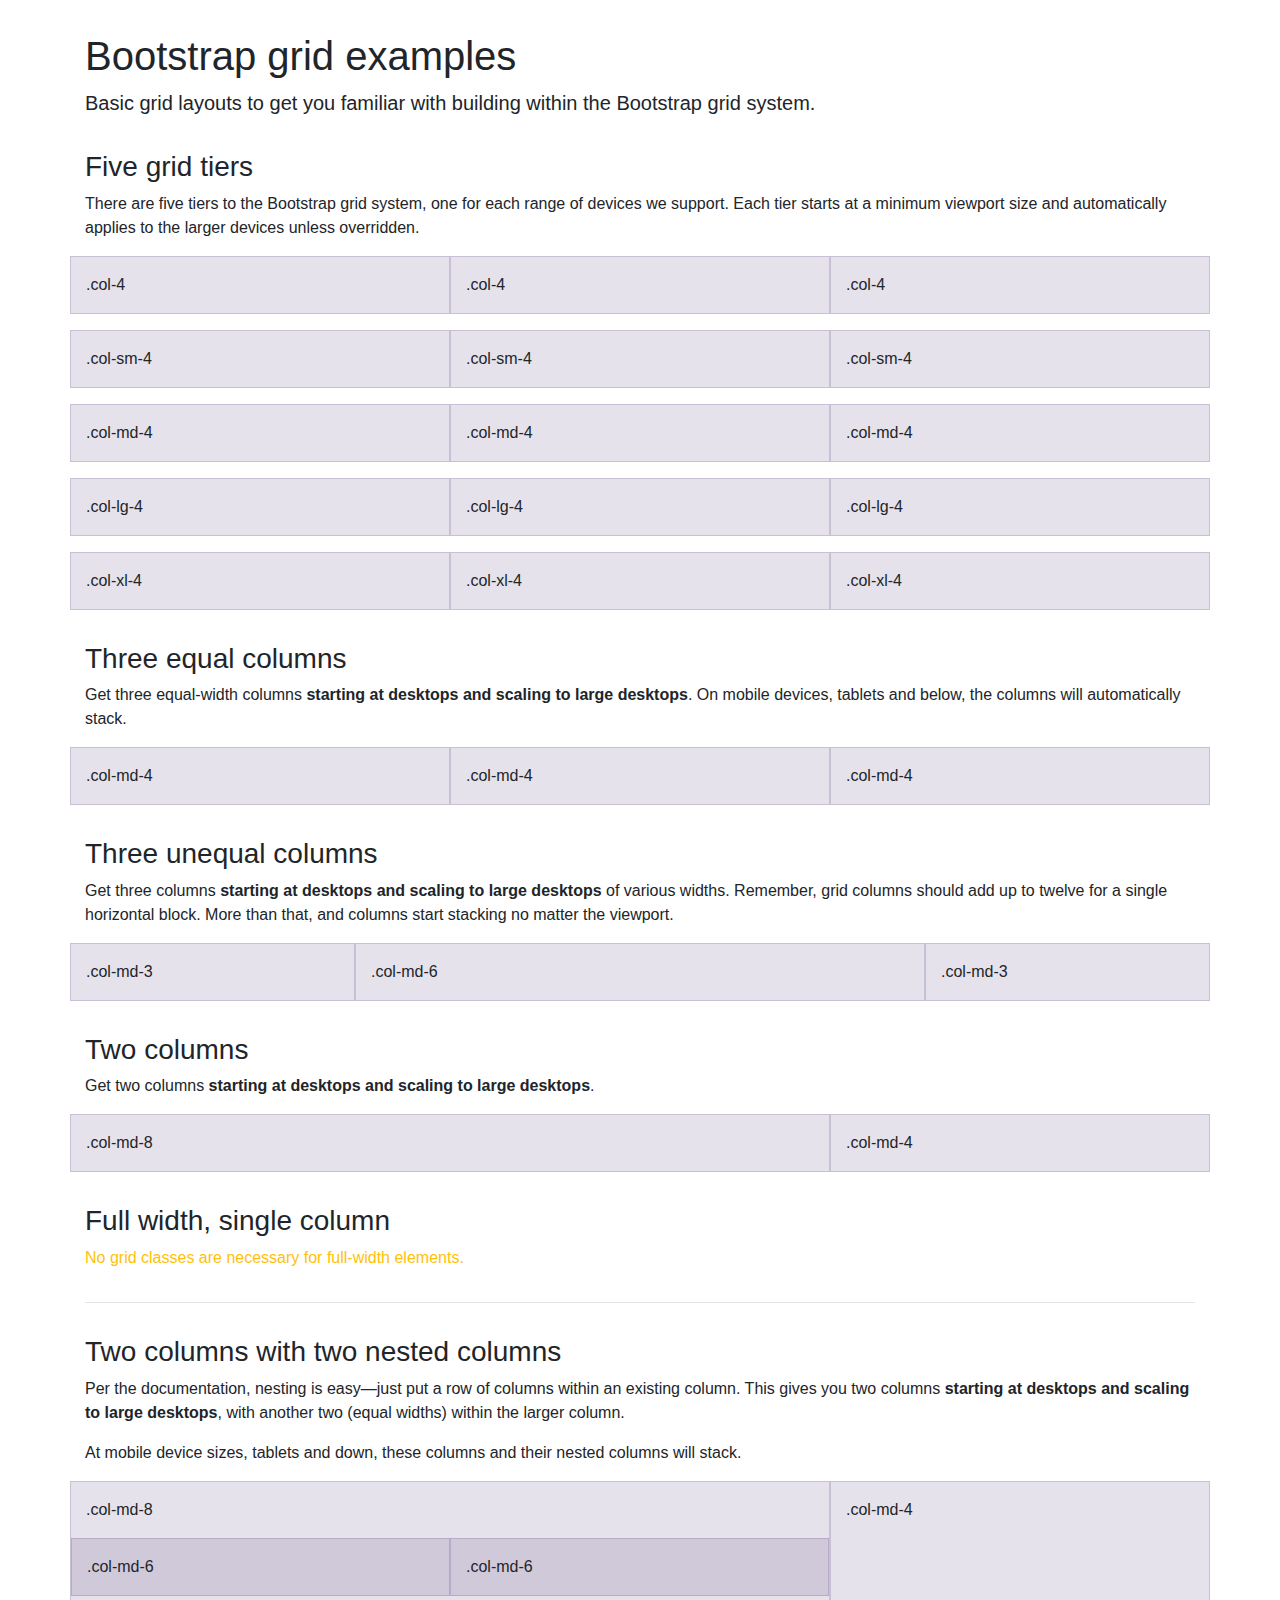
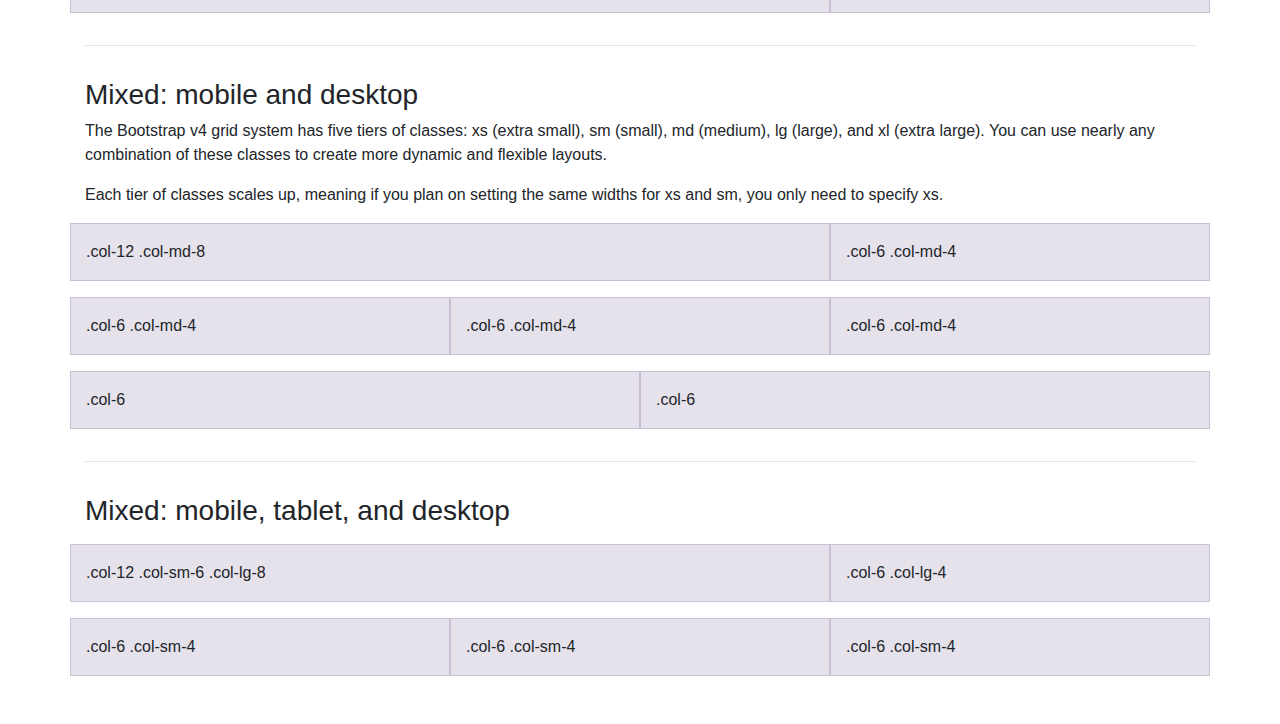
<file: web/bower_components/bootstrap/docs/4.0/examples/grid/index.html>
<!doctype html>
<html lang="en">
  <head>
    <meta charset="utf-8">
    <meta name="viewport" content="width=device-width, initial-scale=1, shrink-to-fit=no">
    <meta name="description" content="">
    <meta name="author" content="">
    <link rel="icon" href="../../../../favicon.ico">

    <title>Grid Template for Bootstrap</title>

    <!-- Bootstrap core CSS -->
    <link href="../../../../dist/css/bootstrap.min.css" rel="stylesheet">

    <!-- Custom styles for this template -->
    <link href="grid.css" rel="stylesheet">
  </head>

  <body>
    <div class="container">

      <h1>Bootstrap grid examples</h1>
      <p class="lead">Basic grid layouts to get you familiar with building within the Bootstrap grid system.</p>

      <h3>Five grid tiers</h3>
      <p>There are five tiers to the Bootstrap grid system, one for each range of devices we support. Each tier starts at a minimum viewport size and automatically applies to the larger devices unless overridden.</p>

      <div class="row">
        <div class="col-4">.col-4</div>
        <div class="col-4">.col-4</div>
        <div class="col-4">.col-4</div>
      </div>

      <div class="row">
        <div class="col-sm-4">.col-sm-4</div>
        <div class="col-sm-4">.col-sm-4</div>
        <div class="col-sm-4">.col-sm-4</div>
      </div>

      <div class="row">
        <div class="col-md-4">.col-md-4</div>
        <div class="col-md-4">.col-md-4</div>
        <div class="col-md-4">.col-md-4</div>
      </div>

      <div class="row">
        <div class="col-lg-4">.col-lg-4</div>
        <div class="col-lg-4">.col-lg-4</div>
        <div class="col-lg-4">.col-lg-4</div>
      </div>

      <div class="row">
        <div class="col-xl-4">.col-xl-4</div>
        <div class="col-xl-4">.col-xl-4</div>
        <div class="col-xl-4">.col-xl-4</div>
      </div>

      <h3>Three equal columns</h3>
      <p>Get three equal-width columns <strong>starting at desktops and scaling to large desktops</strong>. On mobile devices, tablets and below, the columns will automatically stack.</p>
      <div class="row">
        <div class="col-md-4">.col-md-4</div>
        <div class="col-md-4">.col-md-4</div>
        <div class="col-md-4">.col-md-4</div>
      </div>

      <h3>Three unequal columns</h3>
      <p>Get three columns <strong>starting at desktops and scaling to large desktops</strong> of various widths. Remember, grid columns should add up to twelve for a single horizontal block. More than that, and columns start stacking no matter the viewport.</p>
      <div class="row">
        <div class="col-md-3">.col-md-3</div>
        <div class="col-md-6">.col-md-6</div>
        <div class="col-md-3">.col-md-3</div>
      </div>

      <h3>Two columns</h3>
      <p>Get two columns <strong>starting at desktops and scaling to large desktops</strong>.</p>
      <div class="row">
        <div class="col-md-8">.col-md-8</div>
        <div class="col-md-4">.col-md-4</div>
      </div>

      <h3>Full width, single column</h3>
      <p class="text-warning">No grid classes are necessary for full-width elements.</p>

      <hr>

      <h3>Two columns with two nested columns</h3>
      <p>Per the documentation, nesting is easy—just put a row of columns within an existing column. This gives you two columns <strong>starting at desktops and scaling to large desktops</strong>, with another two (equal widths) within the larger column.</p>
      <p>At mobile device sizes, tablets and down, these columns and their nested columns will stack.</p>
      <div class="row">
        <div class="col-md-8">
          .col-md-8
          <div class="row">
            <div class="col-md-6">.col-md-6</div>
            <div class="col-md-6">.col-md-6</div>
          </div>
        </div>
        <div class="col-md-4">.col-md-4</div>
      </div>

      <hr>

      <h3>Mixed: mobile and desktop</h3>
      <p>The Bootstrap v4 grid system has five tiers of classes: xs (extra small), sm (small), md (medium), lg (large), and xl (extra large). You can use nearly any combination of these classes to create more dynamic and flexible layouts.</p>
      <p>Each tier of classes scales up, meaning if you plan on setting the same widths for xs and sm, you only need to specify xs.</p>
      <div class="row">
        <div class="col-12 col-md-8">.col-12 .col-md-8</div>
        <div class="col-6 col-md-4">.col-6 .col-md-4</div>
      </div>
      <div class="row">
        <div class="col-6 col-md-4">.col-6 .col-md-4</div>
        <div class="col-6 col-md-4">.col-6 .col-md-4</div>
        <div class="col-6 col-md-4">.col-6 .col-md-4</div>
      </div>
      <div class="row">
        <div class="col-6">.col-6</div>
        <div class="col-6">.col-6</div>
      </div>

      <hr>

      <h3>Mixed: mobile, tablet, and desktop</h3>
      <p></p>
      <div class="row">
        <div class="col-12 col-sm-6 col-lg-8">.col-12 .col-sm-6 .col-lg-8</div>
        <div class="col-6 col-lg-4">.col-6 .col-lg-4</div>
      </div>
      <div class="row">
        <div class="col-6 col-sm-4">.col-6 .col-sm-4</div>
        <div class="col-6 col-sm-4">.col-6 .col-sm-4</div>
        <div class="col-6 col-sm-4">.col-6 .col-sm-4</div>
      </div>

    </div> <!-- /container -->
  </body>
</html>
</file>
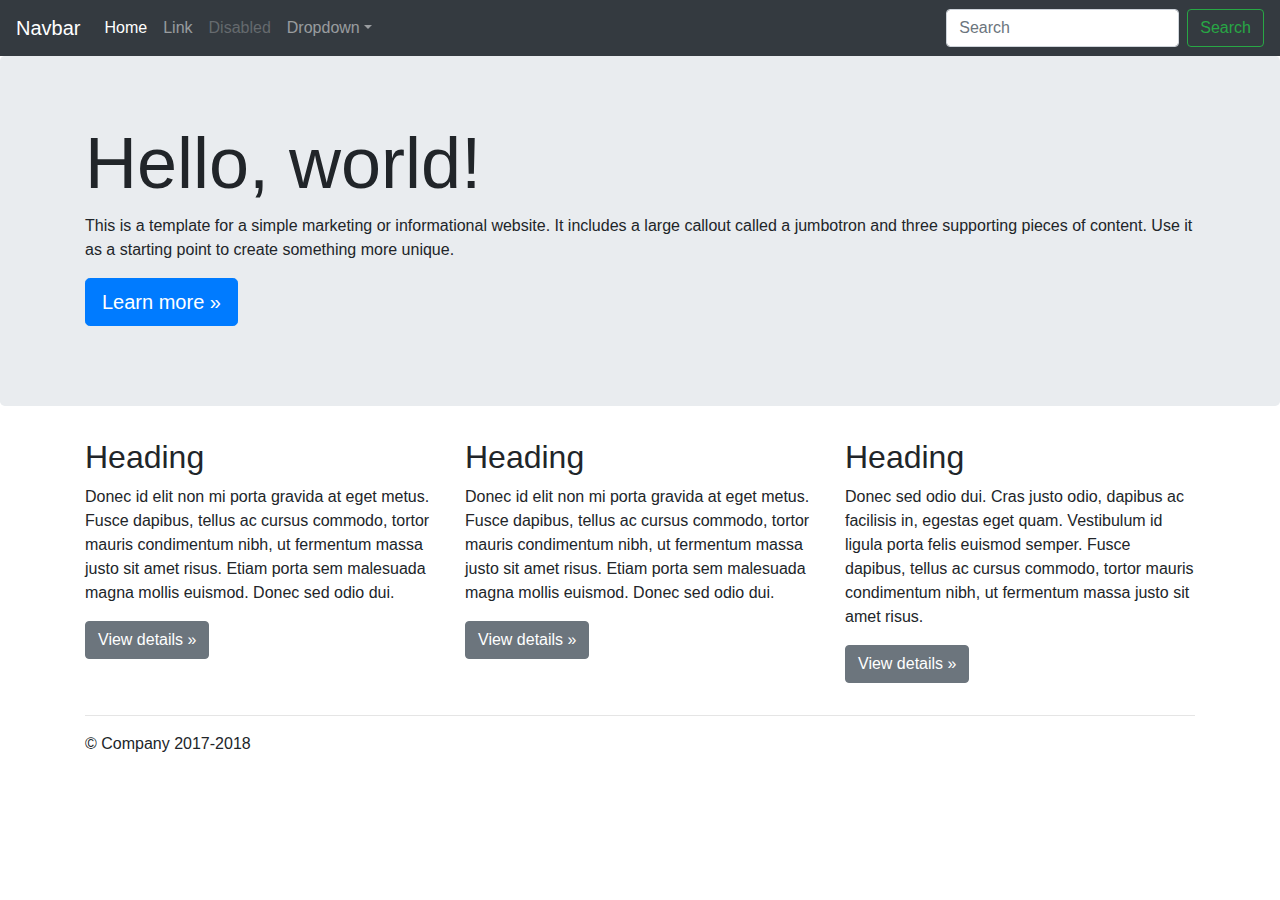
<file: web/bower_components/bootstrap/docs/4.0/examples/jumbotron/index.html>
<!doctype html>
<html lang="en">
  <head>
    <meta charset="utf-8">
    <meta name="viewport" content="width=device-width, initial-scale=1, shrink-to-fit=no">
    <meta name="description" content="">
    <meta name="author" content="">
    <link rel="icon" href="../../../../favicon.ico">

    <title>Jumbotron Template for Bootstrap</title>

    <!-- Bootstrap core CSS -->
    <link href="../../../../dist/css/bootstrap.min.css" rel="stylesheet">

    <!-- Custom styles for this template -->
    <link href="jumbotron.css" rel="stylesheet">
  </head>

  <body>

    <nav class="navbar navbar-expand-md navbar-dark fixed-top bg-dark">
      <a class="navbar-brand" href="#">Navbar</a>
      <button class="navbar-toggler" type="button" data-toggle="collapse" data-target="#navbarsExampleDefault" aria-controls="navbarsExampleDefault" aria-expanded="false" aria-label="Toggle navigation">
        <span class="navbar-toggler-icon"></span>
      </button>

      <div class="collapse navbar-collapse" id="navbarsExampleDefault">
        <ul class="navbar-nav mr-auto">
          <li class="nav-item active">
            <a class="nav-link" href="#">Home <span class="sr-only">(current)</span></a>
          </li>
          <li class="nav-item">
            <a class="nav-link" href="#">Link</a>
          </li>
          <li class="nav-item">
            <a class="nav-link disabled" href="#">Disabled</a>
          </li>
          <li class="nav-item dropdown">
            <a class="nav-link dropdown-toggle" href="http://example.com" id="dropdown01" data-toggle="dropdown" aria-haspopup="true" aria-expanded="false">Dropdown</a>
            <div class="dropdown-menu" aria-labelledby="dropdown01">
              <a class="dropdown-item" href="#">Action</a>
              <a class="dropdown-item" href="#">Another action</a>
              <a class="dropdown-item" href="#">Something else here</a>
            </div>
          </li>
        </ul>
        <form class="form-inline my-2 my-lg-0">
          <input class="form-control mr-sm-2" type="text" placeholder="Search" aria-label="Search">
          <button class="btn btn-outline-success my-2 my-sm-0" type="submit">Search</button>
        </form>
      </div>
    </nav>

    <main role="main">

      <!-- Main jumbotron for a primary marketing message or call to action -->
      <div class="jumbotron">
        <div class="container">
          <h1 class="display-3">Hello, world!</h1>
          <p>This is a template for a simple marketing or informational website. It includes a large callout called a jumbotron and three supporting pieces of content. Use it as a starting point to create something more unique.</p>
          <p><a class="btn btn-primary btn-lg" href="#" role="button">Learn more &raquo;</a></p>
        </div>
      </div>

      <div class="container">
        <!-- Example row of columns -->
        <div class="row">
          <div class="col-md-4">
            <h2>Heading</h2>
            <p>Donec id elit non mi porta gravida at eget metus. Fusce dapibus, tellus ac cursus commodo, tortor mauris condimentum nibh, ut fermentum massa justo sit amet risus. Etiam porta sem malesuada magna mollis euismod. Donec sed odio dui. </p>
            <p><a class="btn btn-secondary" href="#" role="button">View details &raquo;</a></p>
          </div>
          <div class="col-md-4">
            <h2>Heading</h2>
            <p>Donec id elit non mi porta gravida at eget metus. Fusce dapibus, tellus ac cursus commodo, tortor mauris condimentum nibh, ut fermentum massa justo sit amet risus. Etiam porta sem malesuada magna mollis euismod. Donec sed odio dui. </p>
            <p><a class="btn btn-secondary" href="#" role="button">View details &raquo;</a></p>
          </div>
          <div class="col-md-4">
            <h2>Heading</h2>
            <p>Donec sed odio dui. Cras justo odio, dapibus ac facilisis in, egestas eget quam. Vestibulum id ligula porta felis euismod semper. Fusce dapibus, tellus ac cursus commodo, tortor mauris condimentum nibh, ut fermentum massa justo sit amet risus.</p>
            <p><a class="btn btn-secondary" href="#" role="button">View details &raquo;</a></p>
          </div>
        </div>

        <hr>

      </div> <!-- /container -->

    </main>

    <footer class="container">
      <p>&copy; Company 2017-2018</p>
    </footer>

    <!-- Bootstrap core JavaScript
    ================================================== -->
    <!-- Placed at the end of the document so the pages load faster -->
    <script src="https://code.jquery.com/jquery-3.2.1.slim.min.js" integrity="sha384-KJ3o2DKtIkvYIK3UENzmM7KCkRr/rE9/Qpg6aAZGJwFDMVNA/GpGFF93hXpG5KkN" crossorigin="anonymous"></script>
    <script>window.jQuery || document.write('<script src="../../../../assets/js/vendor/jquery-slim.min.js"><\/script>')</script>
    <script src="../../../../assets/js/vendor/popper.min.js"></script>
    <script src="../../../../dist/js/bootstrap.min.js"></script>
  </body>
</html>
</file>
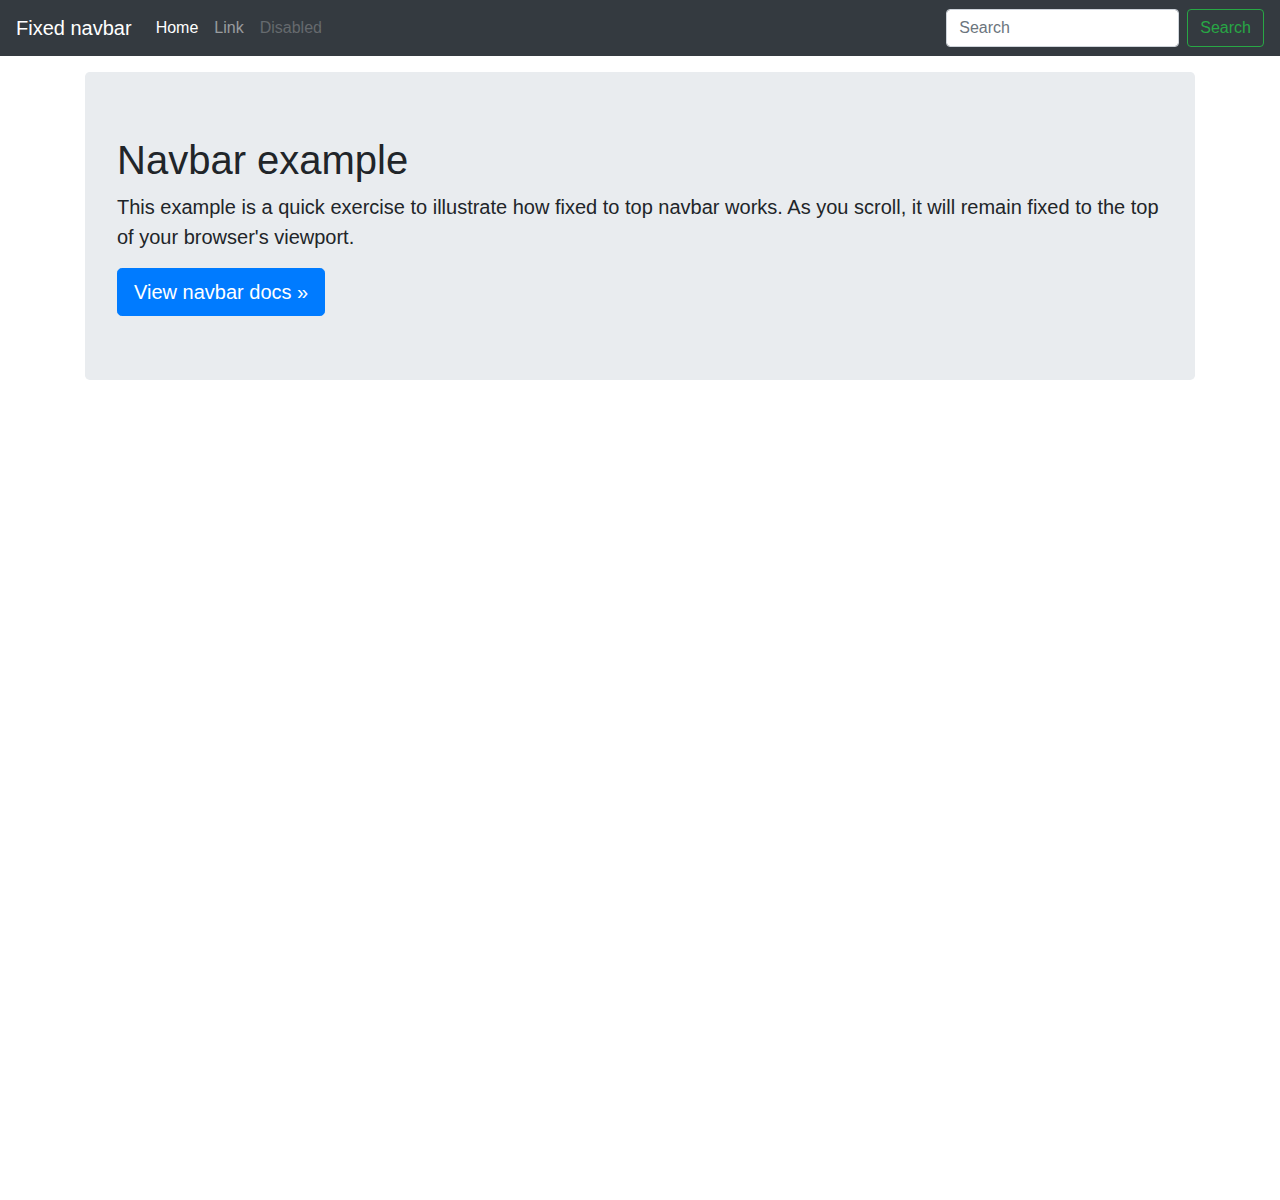
<file: web/bower_components/bootstrap/docs/4.0/examples/navbar-fixed/index.html>
<!doctype html>
<html lang="en">
  <head>
    <meta charset="utf-8">
    <meta name="viewport" content="width=device-width, initial-scale=1, shrink-to-fit=no">
    <meta name="description" content="">
    <meta name="author" content="">
    <link rel="icon" href="../../../../favicon.ico">

    <title>Fixed top navbar example for Bootstrap</title>

    <!-- Bootstrap core CSS -->
    <link href="../../../../dist/css/bootstrap.min.css" rel="stylesheet">

    <!-- Custom styles for this template -->
    <link href="navbar-top-fixed.css" rel="stylesheet">
  </head>

  <body>

    <nav class="navbar navbar-expand-md navbar-dark fixed-top bg-dark">
      <a class="navbar-brand" href="#">Fixed navbar</a>
      <button class="navbar-toggler" type="button" data-toggle="collapse" data-target="#navbarCollapse" aria-controls="navbarCollapse" aria-expanded="false" aria-label="Toggle navigation">
        <span class="navbar-toggler-icon"></span>
      </button>
      <div class="collapse navbar-collapse" id="navbarCollapse">
        <ul class="navbar-nav mr-auto">
          <li class="nav-item active">
            <a class="nav-link" href="#">Home <span class="sr-only">(current)</span></a>
          </li>
          <li class="nav-item">
            <a class="nav-link" href="#">Link</a>
          </li>
          <li class="nav-item">
            <a class="nav-link disabled" href="#">Disabled</a>
          </li>
        </ul>
        <form class="form-inline mt-2 mt-md-0">
          <input class="form-control mr-sm-2" type="text" placeholder="Search" aria-label="Search">
          <button class="btn btn-outline-success my-2 my-sm-0" type="submit">Search</button>
        </form>
      </div>
    </nav>

    <main role="main" class="container">
      <div class="jumbotron">
        <h1>Navbar example</h1>
        <p class="lead">This example is a quick exercise to illustrate how fixed to top navbar works. As you scroll, it will remain fixed to the top of your browser's viewport.</p>
        <a class="btn btn-lg btn-primary" href="../../components/navbar/" role="button">View navbar docs &raquo;</a>
      </div>
    </main>

    <!-- Bootstrap core JavaScript
    ================================================== -->
    <!-- Placed at the end of the document so the pages load faster -->
    <script src="https://code.jquery.com/jquery-3.2.1.slim.min.js" integrity="sha384-KJ3o2DKtIkvYIK3UENzmM7KCkRr/rE9/Qpg6aAZGJwFDMVNA/GpGFF93hXpG5KkN" crossorigin="anonymous"></script>
    <script>window.jQuery || document.write('<script src="../../../../assets/js/vendor/jquery-slim.min.js"><\/script>')</script>
    <script src="../../../../assets/js/vendor/popper.min.js"></script>
    <script src="../../../../dist/js/bootstrap.min.js"></script>
  </body>
</html>
</file>
<file: web/bower_components/bootstrap/docs/4.0/examples/album/album.css>
:root {
  --jumbotron-padding-y: 3rem;
}

.jumbotron {
  padding-top: var(--jumbotron-padding-y);
  padding-bottom: var(--jumbotron-padding-y);
  margin-bottom: 0;
  background-color: #fff;
}
@media (min-width: 768px) {
  .jumbotron {
    padding-top: calc(var(--jumbotron-padding-y) * 2);
    padding-bottom: calc(var(--jumbotron-padding-y) * 2);
  }
}

.jumbotron p:last-child {
  margin-bottom: 0;
}

.jumbotron-heading {
  font-weight: 300;
}

.jumbotron .container {
  max-width: 40rem;
}

footer {
  padding-top: 3rem;
  padding-bottom: 3rem;
}

footer p {
  margin-bottom: .25rem;
}

.box-shadow { box-shadow: 0 .25rem .75rem rgba(0, 0, 0, .05); }
</file>
<file: web/bower_components/bootstrap/docs/4.0/examples/blog/blog.css>
/* stylelint-disable selector-list-comma-newline-after */

.blog-header {
  line-height: 1;
  border-bottom: 1px solid #e5e5e5;
}

.blog-header-logo {
  font-family: "Playfair Display", Georgia, "Times New Roman", serif;
  font-size: 2.25rem;
}

.blog-header-logo:hover {
  text-decoration: none;
}

h1, h2, h3, h4, h5, h6 {
  font-family: "Playfair Display", Georgia, "Times New Roman", serif;
}

.display-4 {
  font-size: 2.5rem;
}
@media (min-width: 768px) {
  .display-4 {
    font-size: 3rem;
  }
}

.nav-scroller {
  position: relative;
  z-index: 2;
  height: 2.75rem;
  overflow-y: hidden;
}

.nav-scroller .nav {
  display: -webkit-box;
  display: -ms-flexbox;
  display: flex;
  -ms-flex-wrap: nowrap;
  flex-wrap: nowrap;
  padding-bottom: 1rem;
  margin-top: -1px;
  overflow-x: auto;
  text-align: center;
  white-space: nowrap;
  -webkit-overflow-scrolling: touch;
}

.nav-scroller .nav-link {
  padding-top: .75rem;
  padding-bottom: .75rem;
  font-size: .875rem;
}

.card-img-right {
  height: 100%;
  border-radius: 0 3px 3px 0;
}

.flex-auto {
  -ms-flex: 0 0 auto;
  -webkit-box-flex: 0;
  flex: 0 0 auto;
}

.h-250 { height: 250px; }
@media (min-width: 768px) {
  .h-md-250 { height: 250px; }
}

.border-top { border-top: 1px solid #e5e5e5; }
.border-bottom { border-bottom: 1px solid #e5e5e5; }

.box-shadow { box-shadow: 0 .25rem .75rem rgba(0, 0, 0, .05); }

/*
 * Blog name and description
 */
.blog-title {
  margin-bottom: 0;
  font-size: 2rem;
  font-weight: 400;
}
.blog-description {
  font-size: 1.1rem;
  color: #999;
}

@media (min-width: 40em) {
  .blog-title {
    font-size: 3.5rem;
  }
}

/* Pagination */
.blog-pagination {
  margin-bottom: 4rem;
}
.blog-pagination > .btn {
  border-radius: 2rem;
}

/*
 * Blog posts
 */
.blog-post {
  margin-bottom: 4rem;
}
.blog-post-title {
  margin-bottom: .25rem;
  font-size: 2.5rem;
}
.blog-post-meta {
  margin-bottom: 1.25rem;
  color: #999;
}

/*
 * Footer
 */
.blog-footer {
  padding: 2.5rem 0;
  color: #999;
  text-align: center;
  background-color: #f9f9f9;
  border-top: .05rem solid #e5e5e5;
}
.blog-footer p:last-child {
  margin-bottom: 0;
}
</file>
<file: web/bower_components/bootstrap/docs/4.0/examples/carousel/carousel.css>
/* GLOBAL STYLES
-------------------------------------------------- */
/* Padding below the footer and lighter body text */

body {
  padding-top: 3rem;
  padding-bottom: 3rem;
  color: #5a5a5a;
}


/* CUSTOMIZE THE CAROUSEL
-------------------------------------------------- */

/* Carousel base class */
.carousel {
  margin-bottom: 4rem;
}
/* Since positioning the image, we need to help out the caption */
.carousel-caption {
  bottom: 3rem;
  z-index: 10;
}

/* Declare heights because of positioning of img element */
.carousel-item {
  height: 32rem;
  background-color: #777;
}
.carousel-item > img {
  position: absolute;
  top: 0;
  left: 0;
  min-width: 100%;
  height: 32rem;
}


/* MARKETING CONTENT
-------------------------------------------------- */

/* Center align the text within the three columns below the carousel */
.marketing .col-lg-4 {
  margin-bottom: 1.5rem;
  text-align: center;
}
.marketing h2 {
  font-weight: 400;
}
.marketing .col-lg-4 p {
  margin-right: .75rem;
  margin-left: .75rem;
}


/* Featurettes
------------------------- */

.featurette-divider {
  margin: 5rem 0; /* Space out the Bootstrap <hr> more */
}

/* Thin out the marketing headings */
.featurette-heading {
  font-weight: 300;
  line-height: 1;
  letter-spacing: -.05rem;
}


/* RESPONSIVE CSS
-------------------------------------------------- */

@media (min-width: 40em) {
  /* Bump up size of carousel content */
  .carousel-caption p {
    margin-bottom: 1.25rem;
    font-size: 1.25rem;
    line-height: 1.4;
  }

  .featurette-heading {
    font-size: 50px;
  }
}

@media (min-width: 62em) {
  .featurette-heading {
    margin-top: 7rem;
  }
}
</file>
<file: web/bower_components/bootstrap/docs/4.0/examples/cover/cover.css>
/*
 * Globals
 */

/* Links */
a,
a:focus,
a:hover {
  color: #fff;
}

/* Custom default button */
.btn-secondary,
.btn-secondary:hover,
.btn-secondary:focus {
  color: #333;
  text-shadow: none; /* Prevent inheritance from `body` */
  background-color: #fff;
  border: .05rem solid #fff;
}


/*
 * Base structure
 */

html,
body {
  height: 100%;
  background-color: #333;
}

body {
  display: -ms-flexbox;
  display: -webkit-box;
  display: flex;
  -ms-flex-pack: center;
  -webkit-box-pack: center;
  justify-content: center;
  color: #fff;
  text-shadow: 0 .05rem .1rem rgba(0, 0, 0, .5);
  box-shadow: inset 0 0 5rem rgba(0, 0, 0, .5);
}

.cover-container {
  max-width: 42em;
}


/*
 * Header
 */
.masthead {
  margin-bottom: 2rem;
}

.masthead-brand {
  margin-bottom: 0;
}

.nav-masthead .nav-link {
  padding: .25rem 0;
  font-weight: 700;
  color: rgba(255, 255, 255, .5);
  background-color: transparent;
  border-bottom: .25rem solid transparent;
}

.nav-masthead .nav-link:hover,
.nav-masthead .nav-link:focus {
  border-bottom-color: rgba(255, 255, 255, .25);
}

.nav-masthead .nav-link + .nav-link {
  margin-left: 1rem;
}

.nav-masthead .active {
  color: #fff;
  border-bottom-color: #fff;
}

@media (min-width: 48em) {
  .masthead-brand {
    float: left;
  }
  .nav-masthead {
    float: right;
  }
}


/*
 * Cover
 */
.cover {
  padding: 0 1.5rem;
}
.cover .btn-lg {
  padding: .75rem 1.25rem;
  font-weight: 700;
}


/*
 * Footer
 */
.mastfoot {
  color: rgba(255, 255, 255, .5);
}
</file>
<file: web/bower_components/bootstrap/docs/4.0/examples/grid/grid.css>
body {
  padding-top: 2rem;
  padding-bottom: 2rem;
}

h3 {
  margin-top: 2rem;
}

.row {
  margin-bottom: 1rem;
}
.row .row {
  margin-top: 1rem;
  margin-bottom: 0;
}
[class*="col-"] {
  padding-top: 1rem;
  padding-bottom: 1rem;
  background-color: rgba(86, 61, 124, .15);
  border: 1px solid rgba(86, 61, 124, .2);
}

hr {
  margin-top: 2rem;
  margin-bottom: 2rem;
}
</file>
<file: web/bower_components/bootstrap/docs/4.0/examples/jumbotron/jumbotron.css>
/* Move down content because we have a fixed navbar that is 3.5rem tall */
body {
  padding-top: 3.5rem;
}
</file>
<file: web/bower_components/bootstrap/docs/4.0/examples/navbar-fixed/navbar-top-fixed.css>
/* Show it is fixed to the top */
body {
  min-height: 75rem;
  padding-top: 4.5rem;
}
</file>
<file: web/bower_components/bootstrap/js/tests/vendor/qunit.css>
/*!
 * QUnit 2.4.1
 * https://qunitjs.com/
 *
 * Copyright jQuery Foundation and other contributors
 * Released under the MIT license
 * https://jquery.org/license
 *
 * Date: 2017-10-22T05:12Z
 */

/** Font Family and Sizes */

#qunit-tests, #qunit-header, #qunit-banner, #qunit-testrunner-toolbar, #qunit-filteredTest, #qunit-userAgent, #qunit-testresult {
	font-family: "Helvetica Neue Light", "HelveticaNeue-Light", "Helvetica Neue", Calibri, Helvetica, Arial, sans-serif;
}

#qunit-testrunner-toolbar, #qunit-filteredTest, #qunit-userAgent, #qunit-testresult, #qunit-tests li { font-size: small; }
#qunit-tests { font-size: smaller; }


/** Resets */

#qunit-tests, #qunit-header, #qunit-banner, #qunit-filteredTest, #qunit-userAgent, #qunit-testresult, #qunit-modulefilter {
	margin: 0;
	padding: 0;
}


/** Header (excluding toolbar) */

#qunit-header {
	padding: 0.5em 0 0.5em 1em;

	color: #8699A4;
	background-color: #0D3349;

	font-size: 1.5em;
	line-height: 1em;
	font-weight: 400;

	border-radius: 5px 5px 0 0;
}

#qunit-header a {
	text-decoration: none;
	color: #C2CCD1;
}

#qunit-header a:hover,
#qunit-header a:focus {
	color: #FFF;
}

#qunit-banner {
	height: 5px;
}

#qunit-filteredTest {
	padding: 0.5em 1em 0.5em 1em;
	color: #366097;
	background-color: #F4FF77;
}

#qunit-userAgent {
	padding: 0.5em 1em 0.5em 1em;
	color: #FFF;
	background-color: #2B81AF;
	text-shadow: rgba(0, 0, 0, 0.5) 2px 2px 1px;
}


/** Toolbar */

#qunit-testrunner-toolbar {
	padding: 0.5em 1em 0.5em 1em;
	color: #5E740B;
	background-color: #EEE;
}

#qunit-testrunner-toolbar .clearfix {
	height: 0;
	clear: both;
}

#qunit-testrunner-toolbar label {
	display: inline-block;
}

#qunit-testrunner-toolbar input[type=checkbox],
#qunit-testrunner-toolbar input[type=radio] {
	margin: 3px;
	vertical-align: -2px;
}

#qunit-testrunner-toolbar input[type=text] {
	box-sizing: border-box;
	height: 1.6em;
}

.qunit-url-config,
.qunit-filter,
#qunit-modulefilter {
	display: inline-block;
	line-height: 2.1em;
}

.qunit-filter,
#qunit-modulefilter {
	float: right;
	position: relative;
	margin-left: 1em;
}

.qunit-url-config label {
	margin-right: 0.5em;
}

#qunit-modulefilter-search {
	box-sizing: border-box;
	width: 400px;
}

#qunit-modulefilter-search-container:after {
	position: absolute;
	right: 0.3em;
	content: "\25bc";
	color: black;
}

#qunit-modulefilter-dropdown {
	/* align with #qunit-modulefilter-search */
	box-sizing: border-box;
	width: 400px;
	position: absolute;
	right: 0;
	top: 50%;
	margin-top: 0.8em;

	border: 1px solid #D3D3D3;
	border-top: none;
	border-radius: 0 0 .25em .25em;
	color: #000;
	background-color: #F5F5F5;
	z-index: 99;
}

#qunit-modulefilter-dropdown a {
	color: inherit;
	text-decoration: none;
}

#qunit-modulefilter-dropdown .clickable.checked {
	font-weight: bold;
	color: #000;
	background-color: #D2E0E6;
}

#qunit-modulefilter-dropdown .clickable:hover {
	color: #FFF;
	background-color: #0D3349;
}

#qunit-modulefilter-actions {
	display: block;
	overflow: auto;

	/* align with #qunit-modulefilter-dropdown-list */
	font: smaller/1.5em sans-serif;
}

#qunit-modulefilter-dropdown #qunit-modulefilter-actions > * {
	box-sizing: border-box;
	max-height: 2.8em;
	display: block;
	padding: 0.4em;
}

#qunit-modulefilter-dropdown #qunit-modulefilter-actions > button {
	float: right;
	font: inherit;
}

#qunit-modulefilter-dropdown #qunit-modulefilter-actions > :last-child {
	/* insert padding to align with checkbox margins */
	padding-left: 3px;
}

#qunit-modulefilter-dropdown-list {
	max-height: 200px;
	overflow-y: auto;
	margin: 0;
	border-top: 2px groove threedhighlight;
	padding: 0.4em 0 0;
	font: smaller/1.5em sans-serif;
}

#qunit-modulefilter-dropdown-list li {
	white-space: nowrap;
	overflow: hidden;
	text-overflow: ellipsis;
}

#qunit-modulefilter-dropdown-list .clickable {
	display: block;
	padding-left: 0.15em;
}


/** Tests: Pass/Fail */

#qunit-tests {
	list-style-position: inside;
}

#qunit-tests li {
	padding: 0.4em 1em 0.4em 1em;
	border-bottom: 1px solid #FFF;
	list-style-position: inside;
}

#qunit-tests > li {
	display: none;
}

#qunit-tests li.running,
#qunit-tests li.pass,
#qunit-tests li.fail,
#qunit-tests li.skipped,
#qunit-tests li.aborted {
	display: list-item;
}

#qunit-tests.hidepass {
	position: relative;
}

#qunit-tests.hidepass li.running,
#qunit-tests.hidepass li.pass:not(.todo) {
	visibility: hidden;
	position: absolute;
	width:   0;
	height:  0;
	padding: 0;
	border:  0;
	margin:  0;
}

#qunit-tests li strong {
	cursor: pointer;
}

#qunit-tests li.skipped strong {
	cursor: default;
}

#qunit-tests li a {
	padding: 0.5em;
	color: #C2CCD1;
	text-decoration: none;
}

#qunit-tests li p a {
	padding: 0.25em;
	color: #6B6464;
}
#qunit-tests li a:hover,
#qunit-tests li a:focus {
	color: #000;
}

#qunit-tests li .runtime {
	float: right;
	font-size: smaller;
}

.qunit-assert-list {
	margin-top: 0.5em;
	padding: 0.5em;

	background-color: #FFF;

	border-radius: 5px;
}

.qunit-source {
	margin: 0.6em 0 0.3em;
}

.qunit-collapsed {
	display: none;
}

#qunit-tests table {
	border-collapse: collapse;
	margin-top: 0.2em;
}

#qunit-tests th {
	text-align: right;
	vertical-align: top;
	padding: 0 0.5em 0 0;
}

#qunit-tests td {
	vertical-align: top;
}

#qunit-tests pre {
	margin: 0;
	white-space: pre-wrap;
	word-wrap: break-word;
}

#qunit-tests del {
	color: #374E0C;
	background-color: #E0F2BE;
	text-decoration: none;
}

#qunit-tests ins {
	color: #500;
	background-color: #FFCACA;
	text-decoration: none;
}

/*** Test Counts */

#qunit-tests b.counts                       { color: #000; }
#qunit-tests b.passed                       { color: #5E740B; }
#qunit-tests b.failed                       { color: #710909; }

#qunit-tests li li {
	padding: 5px;
	background-color: #FFF;
	border-bottom: none;
	list-style-position: inside;
}

/*** Passing Styles */

#qunit-tests li li.pass {
	color: #3C510C;
	background-color: #FFF;
	border-left: 10px solid #C6E746;
}

#qunit-tests .pass                          { color: #528CE0; background-color: #D2E0E6; }
#qunit-tests .pass .test-name               { color: #366097; }

#qunit-tests .pass .test-actual,
#qunit-tests .pass .test-expected           { color: #999; }

#qunit-banner.qunit-pass                    { background-color: #C6E746; }

/*** Failing Styles */

#qunit-tests li li.fail {
	color: #710909;
	background-color: #FFF;
	border-left: 10px solid #EE5757;
	white-space: pre;
}

#qunit-tests > li:last-child {
	border-radius: 0 0 5px 5px;
}

#qunit-tests .fail                          { color: #000; background-color: #EE5757; }
#qunit-tests .fail .test-name,
#qunit-tests .fail .module-name             { color: #000; }

#qunit-tests .fail .test-actual             { color: #EE5757; }
#qunit-tests .fail .test-expected           { color: #008000; }

#qunit-banner.qunit-fail                    { background-color: #EE5757; }


/*** Aborted tests */
#qunit-tests .aborted { color: #000; background-color: orange; }
/*** Skipped tests */

#qunit-tests .skipped {
	background-color: #EBECE9;
}

#qunit-tests .qunit-todo-label,
#qunit-tests .qunit-skipped-label {
	background-color: #F4FF77;
	display: inline-block;
	font-style: normal;
	color: #366097;
	line-height: 1.8em;
	padding: 0 0.5em;
	margin: -0.4em 0.4em -0.4em 0;
}

#qunit-tests .qunit-todo-label {
	background-color: #EEE;
}

/** Result */

#qunit-testresult {
	color: #2B81AF;
	background-color: #D2E0E6;

	border-bottom: 1px solid #FFF;
}
#qunit-testresult .clearfix {
	height: 0;
	clear: both;
}
#qunit-testresult .module-name {
	font-weight: 700;
}
#qunit-testresult-display {
	padding: 0.5em 1em 0.5em 1em;
	width: 85%;
	float:left;
}
#qunit-testresult-controls {
	padding: 0.5em 1em 0.5em 1em;
  width: 10%;
	float:left;
}

/** Fixture */

#qunit-fixture {
	position: absolute;
	top: -10000px;
	left: -10000px;
	width: 1000px;
	height: 1000px;
}
</file>
